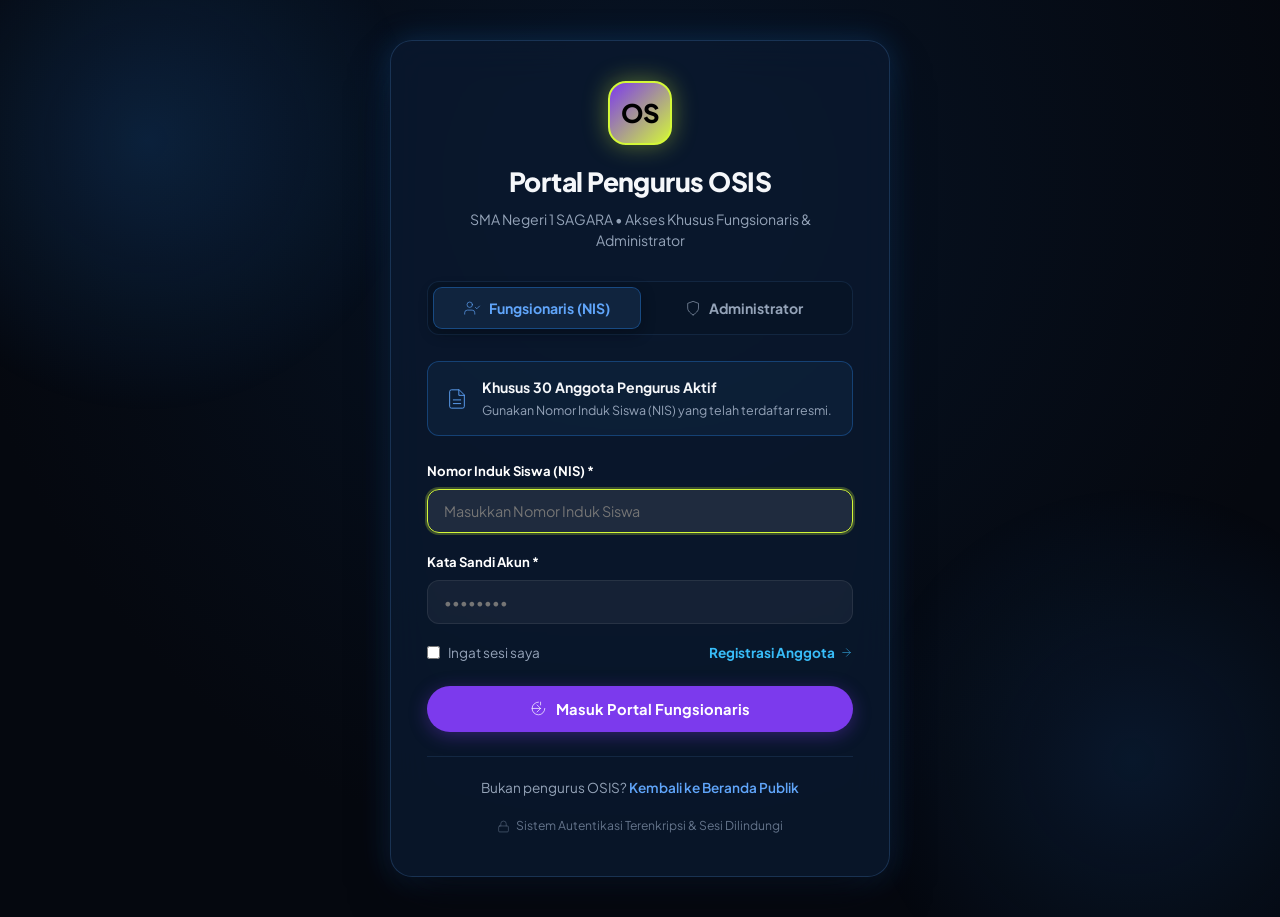
<file: admin/index.html>
<!DOCTYPE html>
<html lang="id">
<head>
  <meta charset="UTF-8">
  <meta name="viewport" content="width=device-width, initial-scale=1.0">
  <title>Portal Pengurus OSIS - OSSAGA</title>
  <link rel="preconnect" href="https://fonts.googleapis.com">
  <link rel="preconnect" href="https://fonts.gstatic.com" crossorigin>
  <link href="https://fonts.googleapis.com/css2?family=Plus+Jakarta+Sans:wght@400;500;600;700;800&family=Space+Grotesk:wght@500;600;700&display=swap" rel="stylesheet">
  <link rel="stylesheet" href="../style.css">
  <link rel="stylesheet" href="admin.css">
</head>
<body class="admin-body">

  <!-- ================= SIDEBAR ================= -->
  <aside class="admin-sidebar">
    <div class="sidebar-header">
      <div class="sidebar-brand-logo">OS</div>
      <div class="sidebar-brand-text">
        <h2>OSSAGA PANEL</h2>
        <p>OSIS SMA Negeri 1 SAGARA</p>
      </div>
    </div>

    <ul class="sidebar-menu">
      <li class="menu-category">Menu Utama</li>
      <li class="sidebar-item active">
        <a href="#overview" data-tab="overview">
          <svg class="icon-svg" viewBox="0 0 24 24"><rect x="3" y="3" width="7" height="9" rx="1"/><rect x="14" y="3" width="7" height="5" rx="1"/><rect x="14" y="12" width="7" height="9" rx="1"/><rect x="3" y="16" width="7" height="5" rx="1"/></svg>
          Ringkasan Dashboard
        </a>
      </li>

      <li class="menu-category">Khusus Internal Pengurus</li>
      <li class="sidebar-item">
        <a href="#kta" data-tab="kta">
          <svg class="icon-svg" viewBox="0 0 24 24"><rect x="2" y="4" width="20" height="16" rx="2"/><line x1="2" y1="10" x2="22" y2="10"/><circle cx="7" cy="15" r="1.5"/></svg>
          KTA Digital OSIS
        </a>
      </li>
      <li class="sidebar-item">
        <a href="#notulensi" data-tab="notulensi">
          <svg class="icon-svg" viewBox="0 0 24 24"><path d="M14 2H6a2 2 0 0 0-2 2v16a2 2 0 0 0 2 2h12a2 2 0 0 0 2-2V8z"/><polyline points="14 2 14 8 20 8"/><line x1="16" y1="13" x2="8" y2="13"/><line x1="16" y1="17" x2="8" y2="17"/><polyline points="10 9 9 9 8 9"/></svg>
          Notulensi Rapat Internal
        </a>
      </li>
      <li class="sidebar-item">
        <a href="#presensi" data-tab="presensi">
          <svg class="icon-svg" viewBox="0 0 24 24"><circle cx="12" cy="12" r="10"/><polyline points="12 6 12 12 16 14"/></svg>
          Presensi Rapat & Event
        </a>
      </li>

      <li class="menu-category admin-only">Manajemen Organisasi</li>
      <li class="sidebar-item admin-only">
        <a href="#anggota" data-tab="anggota">
          <svg class="icon-svg" viewBox="0 0 24 24"><path d="M17 21v-2a4 4 0 0 0-4-4H5a4 4 0 0 0-4 4v2"/><circle cx="9" cy="7" r="4"/><path d="M23 21v-2a4 4 0 0 0-3-3.87"/><path d="M16 3.13a4 4 0 0 1 0 7.75"/></svg>
          Data 30 Fungsionaris (NIS)
        </a>
      </li>
      <li class="sidebar-item admin-only">
        <a href="#proker" data-tab="proker">
          <svg class="icon-svg" viewBox="0 0 24 24"><circle cx="12" cy="12" r="10"/><circle cx="12" cy="12" r="6"/><circle cx="12" cy="12" r="2"/></svg>
          Program Kerja (Proker)
        </a>
      </li>
      <li class="sidebar-item admin-only">
        <a href="#berita" data-tab="berita">
          <svg class="icon-svg" viewBox="0 0 24 24"><path d="M19 20H5a2 2 0 0 1-2-2V6a2 2 0 0 1 2-2h10a2 2 0 0 1 2 2v1m4 13a2 2 0 0 1-2-2V7m2 13a2 2 0 0 0 2-2V9a2 2 0 0 0-2-2h-2m-4-3H9"/><line x1="7" y1="9" x2="11" y2="9"/><line x1="7" y1="13" x2="15" y2="13"/><line x1="7" y1="17" x2="15" y2="17"/></svg>
          Publikasi Warta
        </a>
      </li>
      <li class="sidebar-item admin-only">
        <a href="#agenda" data-tab="agenda">
          <svg class="icon-svg" viewBox="0 0 24 24"><rect x="3" y="4" width="18" height="18" rx="2" ry="2"/><line x1="16" y1="2" x2="16" y2="6"/><line x1="8" y1="2" x2="8" y2="6"/><line x1="3" y1="10" x2="21" y2="10"/></svg>
          Kelola Agenda
        </a>
      </li>
      <li class="sidebar-item admin-only">
        <a href="#galeri-admin" data-tab="galeri-admin">
          <svg class="icon-svg" viewBox="0 0 24 24"><rect x="3" y="3" width="18" height="18" rx="2" ry="2"/><circle cx="8.5" cy="8.5" r="1.5"/><polyline points="21 15 16 10 5 21"/></svg>
          Manajemen Galeri
        </a>
      </li>
      <li class="sidebar-item admin-only">
        <a href="#aspirasi" data-tab="aspirasi">
          <svg class="icon-svg" viewBox="0 0 24 24"><path d="M21 15a2 2 0 0 1-2 2H7l-4 4V5a2 2 0 0 1 2-2h14a2 2 0 0 1 2 2z"/></svg>
          Kotak Aspirasi & Pesan
        </a>
      </li>

      <li class="menu-category superadmin-only">Super Administrator</li>
      <li class="sidebar-item superadmin-only">
        <a href="#pengaturan" data-tab="pengaturan">
          <svg class="icon-svg" viewBox="0 0 24 24"><circle cx="12" cy="12" r="3"/><path d="M19.4 15a1.65 1.65 0 0 0 .33 1.82l.06.06a2 2 0 0 1 0 2.83 2 2 0 0 1-2.83 0l-.06-.06a1.65 1.65 0 0 0-1.82-.33 1.65 1.65 0 0 0-1 1.51V21a2 2 0 0 1-2 2 2 2 0 0 1-2-2v-.09A1.65 1.65 0 0 0 9 19.4a1.65 1.65 0 0 0-1.82.33l-.06.06a2 2 0 0 1-2.83 0 2 2 0 0 1 0-2.83l.06-.06a1.65 1.65 0 0 0 .33-1.82 1.65 1.65 0 0 0-1.51-1H3a2 2 0 0 1-2-2 2 2 0 0 1 2-2h.09A1.65 1.65 0 0 0 4.6 9a1.65 1.65 0 0 0-.33-1.82l-.06-.06a2 2 0 0 1 0-2.83 2 2 0 0 1 2.83 0l.06.06a1.65 1.65 0 0 0 1.82.33H9a1.65 1.65 0 0 0 1-1.51V3a2 2 0 0 1 2-2 2 2 0 0 1 2 2v.09a1.65 1.65 0 0 0 1 1.51 1.65 1.65 0 0 0 1.82-.33l.06-.06a2 2 0 0 1 2.83 0 2 2 0 0 1 0 2.83l-.06.06a1.65 1.65 0 0 0-.33 1.82V9a1.65 1.65 0 0 0 1.51 1H21a2 2 0 0 1 2 2 2 2 0 0 1-2 2h-.09a1.65 1.65 0 0 0-1.51 1z"/></svg>
          Database & Pengaturan
        </a>
      </li>
    </ul>

    <div class="sidebar-footer">
      <div style="display: flex; flex-direction: column; gap: 10px;">
        <a href="../index.html" class="btn btn-secondary btn-sm" style="width: 100%; justify-content: flex-start;">
          <svg class="icon-svg" viewBox="0 0 24 24"><circle cx="12" cy="12" r="10"/><line x1="2" y1="12" x2="22" y2="12"/><path d="M12 2a15.3 15.3 0 0 1 4 10 15.3 15.3 0 0 1-4 10 15.3 15.3 0 0 1-4-10 15.3 15.3 0 0 1 4-10z"/></svg>
          Lihat Web Publik
        </a>
        <button onclick="handleLogout()" class="btn btn-sm" style="width: 100%; justify-content: flex-start; background: rgba(239, 68, 68, 0.15); color: #fca5a5; border: 1px solid rgba(239, 68, 68, 0.3);">
          <svg class="icon-svg" viewBox="0 0 24 24"><path d="M9 21H5a2 2 0 0 1-2-2V5a2 2 0 0 1 2-2h4"/><polyline points="16 17 21 12 16 7"/><line x1="21" y1="12" x2="9" y2="12"/></svg>
          Keluar (Logout)
        </button>
      </div>
    </div>
  </aside>

  <!-- ================= MAIN CONTENT ================= -->
  <main class="admin-main">
    <!-- Topbar -->
    <header class="admin-topbar">
      <div class="topbar-left" style="display: flex; align-items: center; gap: 14px;">
        <button id="admin-sidebar-toggle" class="btn btn-secondary btn-sm" style="display: none;">
          <svg class="icon-svg" viewBox="0 0 24 24"><line x1="3" y1="12" x2="21" y2="12"/><line x1="3" y1="6" x2="21" y2="6"/><line x1="3" y1="18" x2="21" y2="18"/></svg>
          Menu
        </button>
        <span id="topbar-role-badge" class="badge badge-primary">Role Akses</span>
      </div>

      <div class="topbar-right">
        <div class="user-profile-badge">
          <img id="topbar-user-avatar" src="https://images.unsplash.com/photo-1534528741775-53994a69daeb?auto=format&fit=crop&w=128&q=80" alt="Avatar" class="user-avatar-sm">
          <div>
            <div id="topbar-user-name" style="font-weight: 800; font-size: 0.88rem; color: var(--white); line-height: 1.1;">Nama Pengguna</div>
            <div id="topbar-user-nis" style="font-size: 0.72rem; color: var(--light-blue);">NIS: -</div>
          </div>
        </div>
      </div>
    </header>

    <!-- Content Wrapper -->
    <div class="admin-content">

      <!-- ================= 1. TAB OVERVIEW ================= -->
      <section id="tab-overview" class="tab-section active">
        <div class="card" style="padding: 28px; margin-bottom: 28px; display: flex; justify-content: space-between; align-items: center; flex-wrap: wrap; gap: 16px;">
          <div>
            <span class="badge badge-primary"><span class="badge-dot"></span> Sistem Pengurus Terpadu</span>
            <h2 style="font-size: 1.6rem; font-weight: 800; color: var(--white); margin: 6px 0 4px 0;">Dashboard Pengurus OSSAGA</h2>
            <p id="dashboard-welcome-text" style="color: var(--text-muted); font-size: 0.94rem;">Memuat sesi pengurus aktif...</p>
          </div>
          <a href="../index.php" class="btn btn-secondary btn-sm">
            <svg class="icon-svg" viewBox="0 0 24 24"><circle cx="12" cy="12" r="10"/><line x1="2" y1="12" x2="22" y2="12"/><path d="M12 2a15.3 15.3 0 0 1 4 10 15.3 15.3 0 0 1-4 10 15.3 15.3 0 0 1-4-10 15.3 15.3 0 0 1 4-10z"/></svg>
            Kunjungi Halaman Publik
          </a>
        </div>

        <!-- Box Presensi Mandiri (Untuk Anggota Login NIS) -->
        <div id="quick-presensi-box" style="display: none; background: linear-gradient(135deg, var(--royal-blue), var(--electric-blue)); color: white; border-radius: var(--radius-lg); padding: 26px; margin-bottom: 28px; box-shadow: var(--glow-electric);">
          <div style="display: flex; justify-content: space-between; align-items: center; flex-wrap: wrap; gap: 16px;">
            <div>
              <div style="font-size: 0.8rem; text-transform: uppercase; letter-spacing: 0.1em; color: var(--light-blue); font-weight: 800;">Presensi Kehadiran Fungsionaris</div>
              <h3 style="font-size: 1.35rem; font-weight: 800; margin-top: 4px;">Rapat Pleno & Kegiatan Pengurus Hari Ini</h3>
              <p style="font-size: 0.9rem; color: #e2e8f0;">Catat kehadiran mandiri terverifikasi menggunakan akun NIS Anda secara resmi.</p>
            </div>
            <div style="display: flex; gap: 10px;">
              <button onclick="submitAbsenMandiri('Hadir')" class="btn btn-secondary btn-sm">
                <svg class="icon-svg" viewBox="0 0 24 24"><path d="M22 11.08V12a10 10 0 1 1-5.93-9.14"/><polyline points="22 4 12 14.01 9 11.01"/></svg>
                Absen Hadir
              </button>
              <button onclick="submitAbsenMandiri('Izin')" class="btn btn-outline btn-sm">
                <svg class="icon-svg" viewBox="0 0 24 24"><path d="M14 2H6a2 2 0 0 0-2 2v16a2 2 0 0 0 2 2h12a2 2 0 0 0 2-2V8z"/><polyline points="14 2 14 8 20 8"/><line x1="16" y1="13" x2="8" y2="13"/><line x1="16" y1="17" x2="8" y2="17"/></svg>
                Kirim Izin
              </button>
            </div>
          </div>
        </div>

        <!-- Statistik Metrik -->
        <div class="stat-grid">
          <div class="stat-card">
            <div>
              <div class="stat-value" id="stat-anggota-count">0 / 30</div>
              <div class="stat-label">Fungsionaris Terdaftar (NIS)</div>
            </div>
            <div class="stat-icon">
              <svg class="icon-svg" viewBox="0 0 24 24" style="width: 26px; height: 26px;"><path d="M17 21v-2a4 4 0 0 0-4-4H5a4 4 0 0 0-4 4v2"/><circle cx="9" cy="7" r="4"/><path d="M23 21v-2a4 4 0 0 0-3-3.87"/><path d="M16 3.13a4 4 0 0 1 0 7.75"/></svg>
            </div>
          </div>

          <div class="stat-card">
            <div>
              <div class="stat-value" id="stat-proker-count">0</div>
              <div class="stat-label">Program Kerja Terjadwal</div>
            </div>
            <div class="stat-icon">
              <svg class="icon-svg" viewBox="0 0 24 24" style="width: 26px; height: 26px;"><circle cx="12" cy="12" r="10"/><circle cx="12" cy="12" r="6"/><circle cx="12" cy="12" r="2"/></svg>
            </div>
          </div>

          <div class="stat-card">
            <div>
              <div class="stat-value" id="stat-berita-count">0</div>
              <div class="stat-label">Warta Diterbitkan</div>
            </div>
            <div class="stat-icon">
              <svg class="icon-svg" viewBox="0 0 24 24" style="width: 26px; height: 26px;"><path d="M19 20H5a2 2 0 0 1-2-2V6a2 2 0 0 1 2-2h10a2 2 0 0 1 2 2v1m4 13a2 2 0 0 1-2-2V7m2 13a2 2 0 0 0 2-2V9a2 2 0 0 0-2-2h-2m-4-3H9"/><line x1="7" y1="9" x2="11" y2="9"/><line x1="7" y1="13" x2="15" y2="13"/><line x1="7" y1="17" x2="15" y2="17"/></svg>
            </div>
          </div>

          <div class="stat-card">
            <div>
              <div class="stat-value" id="stat-aspirasi-count">0</div>
              <div class="stat-label">Aspirasi Siswa Menunggu</div>
            </div>
            <div class="stat-icon">
              <svg class="icon-svg" viewBox="0 0 24 24" style="width: 26px; height: 26px;"><path d="M21 15a2 2 0 0 1-2 2H7l-4 4V5a2 2 0 0 1 2-2h14a2 2 0 0 1 2 2z"/></svg>
            </div>
          </div>
        </div>

        <!-- Daftar Proker Berjalan -->
        <div class="card" style="padding: 26px;">
          <h3 style="font-size: 1.2rem; font-weight: 800; margin-bottom: 18px; color: var(--white);">Program Kerja Prioritas Bulan Ini</h3>
          <div id="overview-proker-list">
            <!-- Rendered by admin.js -->
          </div>
        </div>
      </section>

      <!-- ================= 2. TAB DATA 30 ANGGOTA OSIS ================= -->
      <section id="tab-anggota" class="tab-section">
        <div style="display: flex; justify-content: space-between; align-items: center; margin-bottom: 24px; flex-wrap: wrap; gap: 14px;">
          <div>
            <h2 style="font-size: 1.5rem; font-weight: 800; color: var(--white);">Data 30 Fungsionaris OSIS (Berbasis NIS)</h2>
            <p id="anggota-quota-summary" style="color: var(--text-muted); font-size: 0.9rem;">Kuota sistem: maksimal 30 anggota aktif login NIS.</p>
          </div>
          <div class="admin-only">
            <button onclick="openUserModal(false)" class="btn btn-primary btn-sm">
              <svg class="icon-svg" viewBox="0 0 24 24"><line x1="12" y1="5" x2="12" y2="19"/><line x1="5" y1="12" x2="19" y2="12"/></svg>
              Tambah Anggota Manual
            </button>
          </div>
        </div>

        <div class="table-responsive">
          <table class="admin-table">
            <thead>
              <tr>
                <th>No</th>
                <th>Nama Anggota</th>
                <th>Nomor Induk Siswa (NIS)</th>
                <th>Kelas</th>
                <th>Jabatan / Sekbid</th>
                <th>Kontak WA</th>
                <th>Status</th>
                <th>Aksi</th>
              </tr>
            </thead>
            <tbody id="anggota-table-body">
              <!-- Rendered by admin.js -->
            </tbody>
          </table>
        </div>
      </section>

      <!-- ================= 3. TAB NOTULENSI RAPAT INTERNAL ================= -->
      <section id="tab-notulensi" class="tab-section">
        <div style="display: flex; justify-content: space-between; align-items: center; margin-bottom: 24px; flex-wrap: wrap; gap: 14px;">
          <div>
            <h2 style="font-size: 1.5rem; font-weight: 800; color: var(--white);">Notulensi Rapat Internal OSIS</h2>
            <p style="color: var(--text-muted); font-size: 0.9rem;">Dokumen internal bersifat rahasia dan hanya dapat diakses oleh fungsionaris pengurus.</p>
          </div>
          <div class="admin-only">
            <button onclick="openNotulensiModal(false)" class="btn btn-primary btn-sm">
              <svg class="icon-svg" viewBox="0 0 24 24"><path d="M11 4H4a2 2 0 0 0-2 2v14a2 2 0 0 0 2 2h14a2 2 0 0 0 2-2v-7"/><path d="M18.5 2.5a2.121 2.121 0 0 1 3 3L12 15l-4 1 1-4 9.5-9.5z"/></svg>
              Catat Notulensi Baru
            </button>
          </div>
        </div>

        <div id="notulensi-container">
          <!-- Rendered by admin.js -->
        </div>
      </section>

      <!-- ================= 4. TAB PRESENSI KEGIATAN ================= -->
      <section id="tab-presensi" class="tab-section">
        <div style="display: flex; justify-content: space-between; align-items: center; margin-bottom: 24px; flex-wrap: wrap; gap: 14px;">
          <div>
            <h2 style="font-size: 1.5rem; font-weight: 800; color: var(--white);">Rekapitulasi Presensi Kehadiran</h2>
            <p style="color: var(--text-muted); font-size: 0.9rem;">Riwayat kehadiran rapat dan agenda kegiatan seluruh pengurus.</p>
          </div>
          <button onclick="submitAbsenMandiri('Hadir')" class="btn btn-primary btn-sm">
            <svg class="icon-svg" viewBox="0 0 24 24"><circle cx="12" cy="12" r="10"/><polyline points="12 6 12 12 16 14"/></svg>
            Catat Presensi Hadir
          </button>
        </div>

        <div class="table-responsive">
          <table class="admin-table">
            <thead>
              <tr>
                <th>No</th>
                <th>Nama & NIS Siswa</th>
                <th>Agenda Acara</th>
                <th>Tanggal</th>
                <th>Waktu Masuk</th>
                <th>Status</th>
                <th>Keterangan</th>
              </tr>
            </thead>
            <tbody id="presensi-table-body">
              <!-- Rendered by admin.js -->
            </tbody>
          </table>
        </div>
      </section>

      <!-- ================= 5. TAB BERITA ================= -->
      <section id="tab-berita" class="tab-section">
        <div style="display: flex; justify-content: space-between; align-items: center; margin-bottom: 24px; flex-wrap: wrap; gap: 14px;">
          <div>
            <h2 style="font-size: 1.5rem; font-weight: 800; color: var(--white);">Manajemen Publikasi Berita & Pengumuman</h2>
            <p style="color: var(--text-muted); font-size: 0.9rem;">Artikel yang diterbitkan langsung tampil di portal terbuka bagi seluruh siswa.</p>
          </div>
          <button onclick="openBeritaModal(false)" class="btn btn-primary btn-sm">
            <svg class="icon-svg" viewBox="0 0 24 24"><line x1="12" y1="5" x2="12" y2="19"/><line x1="5" y1="12" x2="19" y2="12"/></svg>
            Tulis Berita Baru
          </button>
        </div>

        <div class="table-responsive">
          <table class="admin-table">
            <thead>
              <tr>
                <th>No</th>
                <th>Judul Berita</th>
                <th>Kategori</th>
                <th>Tanggal Terbit</th>
                <th>Penulis</th>
                <th>Aksi</th>
              </tr>
            </thead>
            <tbody id="berita-table-body">
              <!-- Rendered by admin.js -->
            </tbody>
          </table>
        </div>
      </section>

      <!-- ================= 6. TAB AGENDA ================= -->
      <section id="tab-agenda" class="tab-section">
        <div style="display: flex; justify-content: space-between; align-items: center; margin-bottom: 24px; flex-wrap: wrap; gap: 14px;">
          <div>
            <h2 style="font-size: 1.5rem; font-weight: 800; color: var(--white);">Manajemen Kalender Agenda & Acara</h2>
            <p style="color: var(--text-muted); font-size: 0.9rem;">Kelola jadwal kegiatan sekolah mendatang.</p>
          </div>
          <button onclick="openAgendaModal(false)" class="btn btn-primary btn-sm">
            <svg class="icon-svg" viewBox="0 0 24 24"><line x1="12" y1="5" x2="12" y2="19"/><line x1="5" y1="12" x2="19" y2="12"/></svg>
            Tambah Agenda Baru
          </button>
        </div>

        <div class="table-responsive">
          <table class="admin-table">
            <thead>
              <tr>
                <th>No</th>
                <th>Nama Agenda</th>
                <th>Tanggal</th>
                <th>Waktu</th>
                <th>Lokasi</th>
                <th>Kategori</th>
                <th>Aksi</th>
              </tr>
            </thead>
            <tbody id="agenda-table-body">
              <!-- Rendered by admin.js -->
            </tbody>
          </table>
        </div>
      </section>

      <!-- ================= 7. TAB PROKER ================= -->
      <section id="tab-proker" class="tab-section">
        <div style="display: flex; justify-content: space-between; align-items: center; margin-bottom: 24px; flex-wrap: wrap; gap: 14px;">
          <div>
            <h2 style="font-size: 1.5rem; font-weight: 800; color: var(--white);">Manajemen Program Kerja (Proker)</h2>
            <p style="color: var(--text-muted); font-size: 0.9rem;">Kelola program kerja per seksi bidang dan persentase capaian.</p>
          </div>
          <button onclick="openProkerModal(false)" class="btn btn-primary btn-sm">
            <svg class="icon-svg" viewBox="0 0 24 24"><line x1="12" y1="5" x2="12" y2="19"/><line x1="5" y1="12" x2="19" y2="12"/></svg>
            Tambah Proker Baru
          </button>
        </div>

        <div class="table-responsive">
          <table class="admin-table">
            <thead>
              <tr>
                <th>No</th>
                <th>Program Kerja</th>
                <th>Sekbid</th>
                <th>Anggaran</th>
                <th>Progress (%)</th>
                <th>Status</th>
                <th>Aksi</th>
              </tr>
            </thead>
            <tbody id="proker-table-body">
              <!-- Rendered by admin.js -->
            </tbody>
          </table>
        </div>
      </section>

      <!-- ================= 8. TAB GALERI ================= -->
      <section id="tab-galeri-admin" class="tab-section">
        <div style="display: flex; justify-content: space-between; align-items: center; margin-bottom: 24px; flex-wrap: wrap; gap: 14px;">
          <div>
            <h2 style="font-size: 1.5rem; font-weight: 800; color: var(--white);">Manajemen Galeri Dokumentasi</h2>
            <p style="color: var(--text-muted); font-size: 0.9rem;">Unggah atau kelola foto kegiatan yang tampil di Lensa OSSAGA.</p>
          </div>
          <button onclick="openGaleriModal(false)" class="btn btn-primary btn-sm">
            <svg class="icon-svg" viewBox="0 0 24 24"><line x1="12" y1="5" x2="12" y2="19"/><line x1="5" y1="12" x2="19" y2="12"/></svg>
            Tambah Foto Galeri
          </button>
        </div>

        <div class="table-responsive">
          <table class="admin-table">
            <thead>
              <tr>
                <th>No</th>
                <th>Pratinjau</th>
                <th>Judul Dokumentasi</th>
                <th>Kategori</th>
                <th>Deskripsi</th>
                <th>Aksi</th>
              </tr>
            </thead>
            <tbody id="galeri-table-body">
              <!-- Rendered by admin.js -->
            </tbody>
          </table>
        </div>
      </section>

      <!-- ================= 9. TAB ASPIRASI ================= -->
      <section id="tab-aspirasi" class="tab-section">
        <div style="margin-bottom: 24px;">
          <h2 style="font-size: 1.5rem; font-weight: 800; color: var(--white);">Kotak Aspirasi & Suara Siswa</h2>
          <p style="color: var(--text-muted); font-size: 0.9rem;">Review aspirasi masuk dari siswa dan berikan tanggapan resmi dari pengurus OSIS.</p>
        </div>

        <div class="table-responsive">
          <table class="admin-table">
            <thead>
              <tr>
                <th>No</th>
                <th>Pengirim & Kelas</th>
                <th>Kategori</th>
                <th>Pesan Aspirasi</th>
                <th>Status</th>
                <th>Tindakan</th>
              </tr>
            </thead>
            <tbody id="aspirasi-table-body">
              <!-- Rendered by admin.js -->
            </tbody>
          </table>
        </div>
      </section>

      <!-- ================= 10. TAB KTA DIGITAL ================= -->
      <section id="tab-kta" class="tab-section">
        <div style="text-align: center; margin-bottom: 30px;">
          <h2 style="font-size: 1.6rem; font-weight: 800; color: var(--white);">Kartu Tanda Anggota (KTA) Digital</h2>
          <p style="color: var(--text-muted); font-size: 0.92rem;">Identitas fungsionaris resmi pengurus OSIS SMA Negeri 1 SAGARA.</p>
        </div>

        <div id="kta-container">
          <!-- Rendered by admin.js -->
        </div>
      </section>

      <!-- ================= 11. TAB PENGATURAN (SUPERADMIN ONLY) ================= -->
      <section id="tab-pengaturan" class="tab-section superadmin-only">
        <div style="margin-bottom: 24px;">
          <h2 style="font-size: 1.5rem; font-weight: 800; color: var(--white);">Pengaturan Sistem & Database</h2>
          <p style="color: var(--text-muted); font-size: 0.9rem;">Hanya dapat diakses oleh 1 Super Administrator untuk kontrol integritas sistem.</p>
        </div>

        <div class="grid-2">
          <!-- Konfigurasi Organisasi -->
          <div class="card" style="padding: 28px;">
            <h3 style="font-size: 1.2rem; font-weight: 800; margin-bottom: 18px; color: var(--white);">Konfigurasi Organisasi</h3>
            <form onsubmit="handleSavePengaturan(event)">
              <div class="form-group">
                <label class="form-label">Nama Sekolah</label>
                <input type="text" id="cfg-sekolah" class="form-control" required>
              </div>
              <div class="form-group">
                <label class="form-label">Nama Organisasi</label>
                <input type="text" id="cfg-organisasi" class="form-control" required>
              </div>
              <div style="display: grid; grid-template-columns: 1fr 1fr; gap: 14px;">
                <div class="form-group">
                  <label class="form-label">Periode</label>
                  <input type="text" id="cfg-periode" class="form-control" required>
                </div>
                <div class="form-group">
                  <label class="form-label">Kuota Maksimal Anggota</label>
                  <input type="number" id="cfg-kuota" class="form-control" value="30" required>
                </div>
              </div>
              <div class="form-group">
                <label class="form-label">Slogan Organisasi</label>
                <input type="text" id="cfg-slogan" class="form-control" required>
              </div>
              <div style="display: grid; grid-template-columns: 1fr 1fr; gap: 14px;">
                <div class="form-group">
                  <label class="form-label">Email Resmi</label>
                  <input type="email" id="cfg-email" class="form-control" required>
                </div>
                <div class="form-group">
                  <label class="form-label">No. Telepon / WA</label>
                  <input type="text" id="cfg-telepon" class="form-control" required>
                </div>
              </div>
              <div class="form-group">
                <label class="form-label">Visi Organisasi</label>
                <textarea id="cfg-visi" class="form-control" rows="3" required></textarea>
              </div>
              <button type="submit" class="btn btn-primary" style="width: 100%;">Simpan Konfigurasi</button>
            </form>
          </div>

          <!-- Pemeliharaan Database -->
          <div class="card" style="padding: 28px;">
            <h3 style="font-size: 1.2rem; font-weight: 800; margin-bottom: 18px; color: var(--white);">Operasi Database</h3>
            
            <div style="margin-bottom: 24px;">
              <h4 style="font-size: 0.96rem; font-weight: 800; color: var(--white); margin-bottom: 6px;">1. Ekspor Cadangan (Backup JSON)</h4>
              <p style="font-size: 0.86rem; color: var(--text-muted); margin-bottom: 12px;">Unduh seluruh data (fungsionaris, proker, berita, notulensi, aspirasi) dalam format file JSON.</p>
              <button onclick="handleExportDatabase()" class="btn btn-secondary btn-sm">
                <svg class="icon-svg" viewBox="0 0 24 24"><path d="M21 15v4a2 2 0 0 1-2 2H5a2 2 0 0 1-2-2v-4"/><polyline points="7 10 12 15 17 10"/><line x1="12" y1="15" x2="12" y2="3"/></svg>
                Ekspor Database JSON
              </button>
            </div>

            <div style="margin-bottom: 24px; border-top: 1px solid var(--border-subtle); padding-top: 20px;">
              <h4 style="font-size: 0.96rem; font-weight: 800; color: var(--white); margin-bottom: 6px;">2. Pulihkan Cadangan (Restore)</h4>
              <p style="font-size: 0.86rem; color: var(--text-muted); margin-bottom: 12px;">Pilih file JSON cadangan untuk memulihkan seluruh basis data.</p>
              <input type="file" id="import-json-file" accept=".json" onchange="handleImportDatabase(event)" style="font-size: 0.85rem; color: var(--text-muted);">
            </div>

            <div style="border-top: 1px solid rgba(239, 68, 68, 0.3); padding-top: 20px; background: rgba(239, 68, 68, 0.08); padding: 18px; border-radius: 12px;">
              <h4 style="font-size: 0.96rem; font-weight: 800; color: #fca5a5; margin-bottom: 6px;">3. Reset ke Data Bawaan Pabrik</h4>
              <p style="font-size: 0.84rem; color: #fca5a5; margin-bottom: 12px; line-height: 1.5;">Kembalikan seluruh basis data ke kondisi awal sistem (1 Superadmin, Pengurus Bawaan, dan kuota 30 fungsionaris).</p>
              <button onclick="handleResetDatabase()" class="btn btn-sm" style="background: #ef4444; color: white; border: none;">
                <svg class="icon-svg" viewBox="0 0 24 24"><path d="M10.29 3.86L1.82 18a2 2 0 0 0 1.71 3h16.94a2 2 0 0 0 1.71-3L13.71 3.86a2 2 0 0 0-3.42 0z"/><line x1="12" y1="9" x2="12" y2="13"/><line x1="12" y1="17" x2="12.01" y2="17"/></svg>
                Reset Database Sekarang
              </button>
            </div>
          </div>
        </div>
      </section>

    </div>
  </main>

  <!-- ================= MODAL ADMIN CRUD ================= -->
  <div class="modal-overlay" id="admin-modal">
    <div class="modal-content">
      <div class="modal-header">
        <h3 class="modal-title" id="admin-modal-title">Form Data</h3>
        <button class="modal-close" onclick="closeAdminModal()">&times;</button>
      </div>
      <div class="modal-body" id="admin-modal-body">
        <!-- Konten form dinamis oleh admin.js -->
      </div>
    </div>
  </div>

  <div id="toast-container"></div>

  <!-- Scripts -->
  <script src="../db.js"></script>
  <script src="../app.js"></script>
  <script src="admin.js"></script>
</body>
</html>
</file>
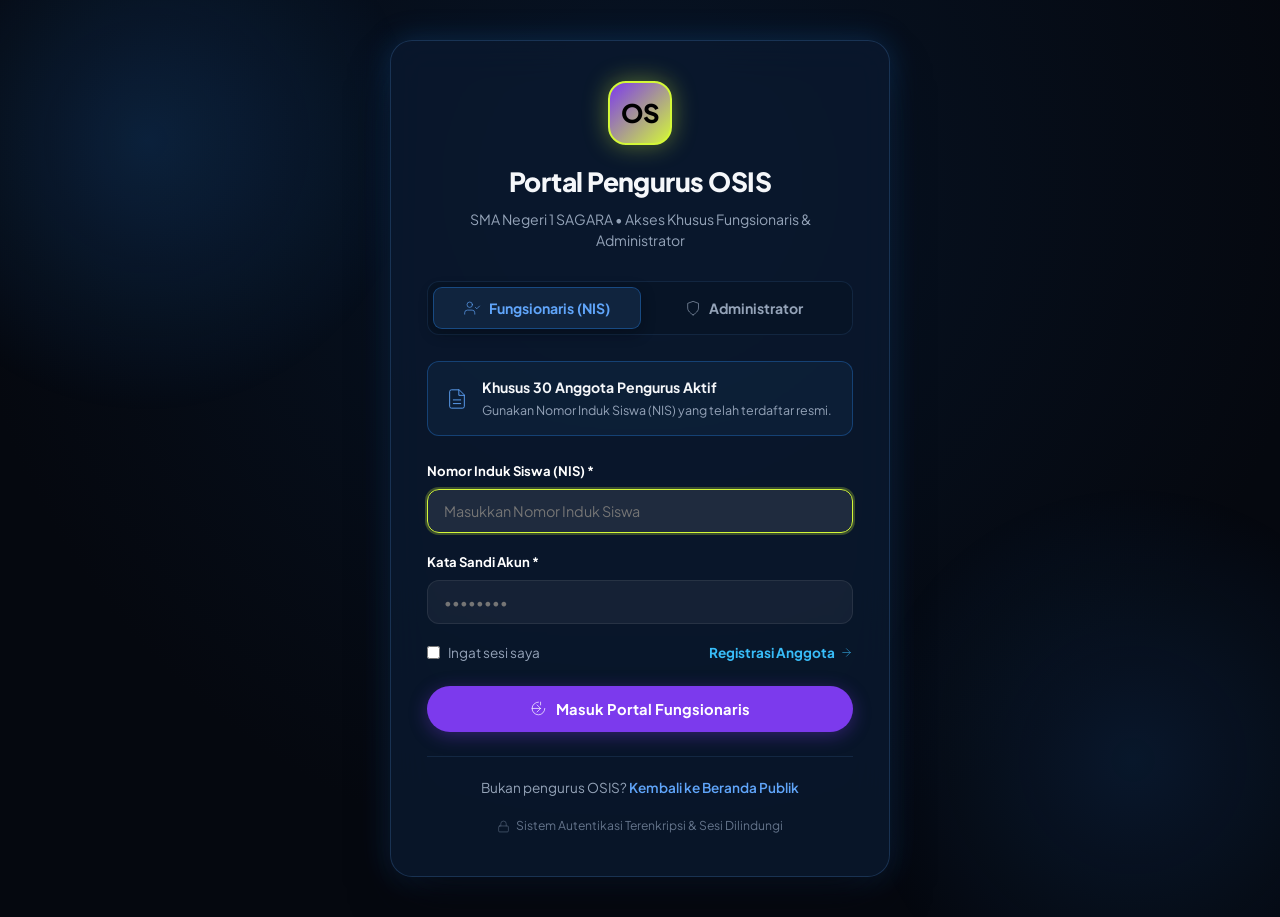
<file: auth/login.html>
<!DOCTYPE html>
<html lang="id">
<head>
  <meta charset="UTF-8">
  <meta name="viewport" content="width=device-width, initial-scale=1.0">
  <title>Login Pengurus & Anggota OSIS - OSSAGA</title>
  <link rel="preconnect" href="https://fonts.googleapis.com">
  <link rel="preconnect" href="https://fonts.gstatic.com" crossorigin>
  <link href="https://fonts.googleapis.com/css2?family=Plus+Jakarta+Sans:wght@400;500;600;700;800&family=Space+Grotesk:wght@500;600;700&display=swap" rel="stylesheet">
  <link rel="stylesheet" href="../style.css">
  <link rel="stylesheet" href="auth.css">
</head>
<body class="auth-body">

  <div class="auth-container">
    <div class="auth-header">
      <div class="auth-logo-badge">OS</div>
      <h1 class="auth-title">Portal Pengurus OSIS</h1>
      <p class="auth-subtitle">SMA Negeri 1 SAGARA • Akses Khusus Fungsionaris & Administrator</p>
    </div>

    <!-- Tabs Pilihan Login -->
    <div class="auth-tabs">
      <button type="button" class="auth-tab-btn active" id="tab-anggota-btn" onclick="switchTab('anggota')">
        <svg class="icon-svg" viewBox="0 0 24 24"><path d="M16 21v-2a4 4 0 0 0-4-4H5a4 4 0 0 0-4 4v2"/><circle cx="8.5" cy="7" r="4"/><polyline points="17 11 19 13 23 9"/></svg>
        Fungsionaris (NIS)
      </button>
      <button type="button" class="auth-tab-btn" id="tab-admin-btn" onclick="switchTab('admin')">
        <svg class="icon-svg" viewBox="0 0 24 24"><path d="M12 22s8-4 8-10V5l-8-3-8 3v7c0 6 8 10 8 10z"/></svg>
        Administrator
      </button>
    </div>

    <!-- 1. FORM LOGIN ANGGOTA OSIS (VIA NIS) -->
    <form id="form-login-anggota" onsubmit="handleLoginAnggota(event)">
      <div class="quota-banner">
        <div class="quota-banner-icon">
          <svg class="icon-svg" viewBox="0 0 24 24" style="width: 22px; height: 22px;"><path d="M14 2H6a2 2 0 0 0-2 2v16a2 2 0 0 0 2 2h12a2 2 0 0 0 2-2V8z"/><polyline points="14 2 14 8 20 8"/><line x1="16" y1="13" x2="8" y2="13"/><line x1="16" y1="17" x2="8" y2="17"/></svg>
        </div>
        <div>
          <div class="quota-banner-title">Khusus 30 Anggota Pengurus Aktif</div>
          <div class="quota-banner-desc">Gunakan Nomor Induk Siswa (NIS) yang telah terdaftar resmi.</div>
        </div>
      </div>

      <div class="form-group">
        <label class="form-label" for="nis-input">Nomor Induk Siswa (NIS) *</label>
        <input type="text" id="nis-input" class="form-control" placeholder="Masukkan Nomor Induk Siswa" required autofocus autocomplete="username">
      </div>

      <div class="form-group">
        <label class="form-label" for="nis-password">Kata Sandi Akun *</label>
        <input type="password" id="nis-password" class="form-control" placeholder="••••••••" required autocomplete="current-password">
      </div>

      <div style="display: flex; justify-content: space-between; align-items: center; margin-bottom: 22px; font-size: 0.85rem;">
        <label style="display: flex; align-items: center; gap: 8px; cursor: pointer; color: var(--text-muted);">
          <input type="checkbox" id="remember-me"> Ingat sesi saya
        </label>
        <a href="register.html" style="color: var(--light-blue); font-weight: 700; display: inline-flex; align-items: center; gap: 5px;">
          Registrasi Anggota
          <svg class="icon-svg" viewBox="0 0 24 24" style="width: 13px; height: 13px;"><line x1="5" y1="12" x2="19" y2="12"/><polyline points="12 5 19 12 12 19"/></svg>
        </a>
      </div>

      <button type="submit" class="btn btn-primary" style="width: 100%; padding: 13px;">
        <svg class="icon-svg" viewBox="0 0 24 24"><line x1="15" y1="3" x2="15" y2="7"/><path d="M10 17l5-5-5-5"/><path d="M15 12H3"/><path d="M21 12a9 9 0 1 1-9-9"/></svg>
        Masuk Portal Fungsionaris
      </button>
    </form>

    <!-- 2. FORM LOGIN SUPERADMIN & ADMIN -->
    <form id="form-login-admin" style="display: none;" onsubmit="handleLoginAdmin(event)">
      <div class="quota-banner">
        <div class="quota-banner-icon">
          <svg class="icon-svg" viewBox="0 0 24 24" style="width: 22px; height: 22px;"><path d="M12 22s8-4 8-10V5l-8-3-8 3v7c0 6 8 10 8 10z"/></svg>
        </div>
        <div>
          <div class="quota-banner-title">Panel Manajemen & Super Administrator</div>
          <div class="quota-banner-desc">Akses autentikasi khusus pimpinan dan pembina OSIS.</div>
        </div>
      </div>

      <div class="form-group">
        <label class="form-label" for="admin-identifier">Username / Email Administrator *</label>
        <input type="text" id="admin-identifier" class="form-control" placeholder="Masukkan username atau email" required autocomplete="username">
      </div>

      <div class="form-group">
        <label class="form-label" for="admin-password">Kata Sandi Administrator *</label>
        <input type="password" id="admin-password" class="form-control" placeholder="••••••••" required autocomplete="current-password">
      </div>

      <button type="submit" class="btn btn-primary" style="width: 100%; padding: 13px; margin-top: 10px;">
        <svg class="icon-svg" viewBox="0 0 24 24"><rect x="3" y="11" width="18" height="11" rx="2" ry="2"/><path d="M7 11V7a5 5 0 0 1 10 0v4"/></svg>
        Otentikasi Administrator
      </button>
    </form>

    <div class="auth-footer">
      <div>Bukan pengurus OSIS? <a href="../index.html">Kembali ke Beranda Publik</a></div>
      <div class="security-notice">
        <svg class="icon-svg" viewBox="0 0 24 24" style="width: 13px; height: 13px;"><rect x="3" y="11" width="18" height="11" rx="2" ry="2"/><path d="M7 11V7a5 5 0 0 1 10 0v4"/></svg>
        Sistem Autentikasi Terenkripsi & Sesi Dilindungi
      </div>
    </div>
  </div>

  <div id="toast-container"></div>

  <!-- Scripts -->
  <script src="../db.js"></script>
  <script>
    function switchTab(type) {
      const tabAnggota = document.getElementById('tab-anggota-btn');
      const tabAdmin = document.getElementById('tab-admin-btn');
      const formAnggota = document.getElementById('form-login-anggota');
      const formAdmin = document.getElementById('form-login-admin');

      if (type === 'anggota') {
        tabAnggota.classList.add('active');
        tabAdmin.classList.remove('active');
        formAnggota.style.display = 'block';
        formAdmin.style.display = 'none';
        document.getElementById('nis-input').focus();
      } else {
        tabAdmin.classList.add('active');
        tabAnggota.classList.remove('active');
        formAdmin.style.display = 'block';
        formAnggota.style.display = 'none';
        document.getElementById('admin-identifier').focus();
      }
    }

    // Handler Login Anggota (NIS)
    function handleLoginAnggota(e) {
      e.preventDefault();
      const nis = document.getElementById('nis-input').value.trim();
      const pwd = document.getElementById('nis-password').value;

      if (!nis || !pwd) {
        showToast('NIS dan kata sandi wajib diisi!', 'error');
        return;
      }

      // Verifikasi Autentikasi via Database Engine
      const res = OssagaDB.login(nis, pwd);
      if (res.success) {
        showToast(res.message, 'success');
        setTimeout(() => {
          window.location.href = '../admin/index.html';
        }, 600);
      } else {
        showToast(res.message, 'error');
      }
    }

    // Handler Login Admin
    function handleLoginAdmin(e) {
      e.preventDefault();
      const id = document.getElementById('admin-identifier').value.trim();
      const pwd = document.getElementById('admin-password').value;

      if (!id || !pwd) {
        showToast('Username dan kata sandi administrator wajib diisi!', 'error');
        return;
      }

      const res = OssagaDB.login(id, pwd);
      if (res.success) {
        showToast(res.message, 'success');
        setTimeout(() => {
          window.location.href = '../admin/index.html';
        }, 600);
      } else {
        showToast(res.message, 'error');
      }
    }

    function showToast(message, type = 'success') {
      let container = document.getElementById('toast-container');
      if (!container) {
        container = document.createElement('div');
        container.id = 'toast-container';
        document.body.appendChild(container);
      }

      const toast = document.createElement('div');
      toast.className = `toast toast-${type}`;
      let icon = (type === 'success') ? '✓' : '✕';
      toast.innerHTML = `
        <span style="font-weight: 800; font-size: 1.1rem; color: var(--electric-blue);">${icon}</span>
        <span style="flex-grow: 1;">${message}</span>
      `;
      container.appendChild(toast);
      setTimeout(() => {
        toast.style.opacity = '0';
        toast.style.transform = 'translateY(10px)';
        setTimeout(() => toast.remove(), 300);
      }, 3500);
    }
  </script>
</body>
</html>
</file>
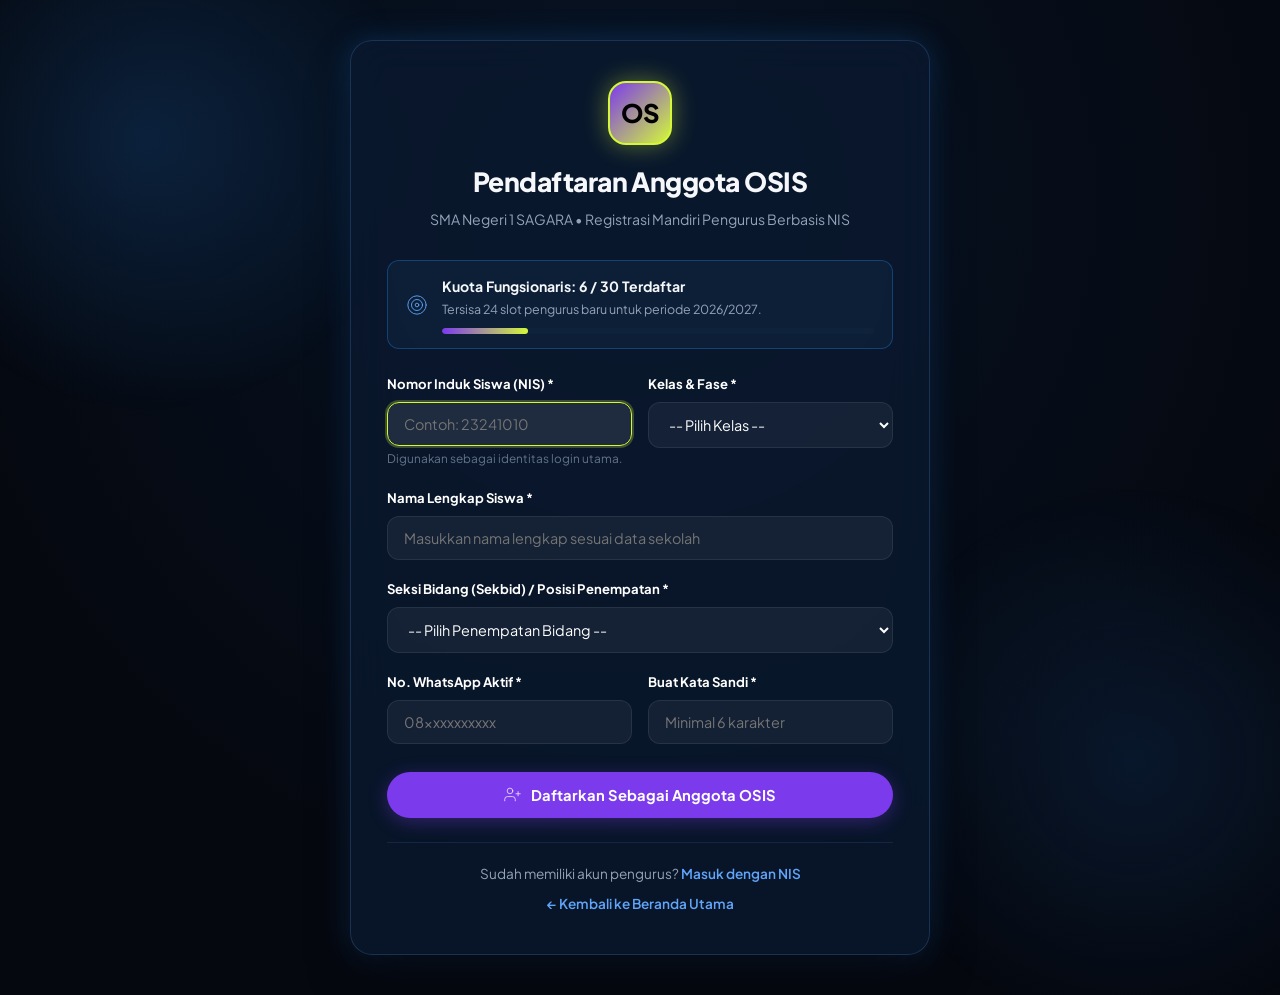
<file: auth/register.html>
<!DOCTYPE html>
<html lang="id">
<head>
  <meta charset="UTF-8">
  <meta name="viewport" content="width=device-width, initial-scale=1.0">
  <title>Pendaftaran Mandiri Anggota OSIS - OSSAGA</title>
  <link rel="preconnect" href="https://fonts.googleapis.com">
  <link rel="preconnect" href="https://fonts.gstatic.com" crossorigin>
  <link href="https://fonts.googleapis.com/css2?family=Plus+Jakarta+Sans:wght@400;500;600;700;800&family=Space+Grotesk:wght@500;600;700&display=swap" rel="stylesheet">
  <link rel="stylesheet" href="../style.css">
  <link rel="stylesheet" href="auth.css">
</head>
<body class="auth-body">

  <div class="auth-container" style="max-width: 580px;">
    <div class="auth-header">
      <div class="auth-logo-badge">OS</div>
      <h1 class="auth-title">Pendaftaran Anggota OSIS</h1>
      <p class="auth-subtitle">SMA Negeri 1 SAGARA • Registrasi Mandiri Pengurus Berbasis NIS</p>
    </div>

    <!-- Banner Kuota 30 Orang -->
    <div class="quota-banner" id="register-quota-banner">
      <div class="quota-banner-icon">
        <svg class="icon-svg" viewBox="0 0 24 24" style="width: 22px; height: 22px;"><circle cx="12" cy="12" r="10"/><circle cx="12" cy="12" r="6"/><circle cx="12" cy="12" r="2"/></svg>
      </div>
      <div style="flex-grow: 1;">
        <div class="quota-banner-title" id="reg-quota-title">Kuota Maksimal 30 Anggota Pengurus</div>
        <div class="quota-banner-desc" id="reg-quota-desc">Memeriksa ketersediaan kuota pendaftaran...</div>
        <div class="progress-bar-bg" style="margin-top: 8px; height: 6px; background: rgba(16, 36, 62, 0.8);">
          <div id="reg-quota-bar" class="progress-bar-fill" style="width: 20%;"></div>
        </div>
      </div>
    </div>

    <!-- Alert Kuota Penuh (jika sudah 30) -->
    <div id="quota-full-alert" style="display: none; background: rgba(239, 68, 68, 0.15); border: 1px solid rgba(239, 68, 68, 0.4); color: #fca5a5; padding: 20px; border-radius: 12px; margin-bottom: 24px; text-align: center;">
      <h4 style="font-weight: 800; margin-bottom: 6px; font-size: 1.1rem; color: #fff; display: flex; align-items: center; justify-content: center; gap: 8px;">
        <svg class="icon-svg" viewBox="0 0 24 24" style="width: 18px; height: 18px; color: #ef4444;"><circle cx="12" cy="12" r="10"/><line x1="12" y1="8" x2="12" y2="12"/><line x1="12" y1="16" x2="12.01" y2="16"/></svg>
        Kuota 30 Fungsionaris Telah Terpenuhi
      </h4>
      <p style="font-size: 0.88rem; line-height: 1.6; color: #fca5a5;">
        Seluruh slot 30 anggota aktif periode kepengurusan ini telah terdaftar. Hubungi Sekretaris atau Pembina OSIS jika Anda pengurus resmi yang memerlukan bantuan aktivasi akun.
      </p>
      <a href="login.html" class="btn btn-primary btn-sm" style="margin-top: 14px; display: inline-flex; align-items: center; gap: 6px;">
        Sudah Terdaftar? Login NIS
        <svg class="icon-svg" viewBox="0 0 24 24" style="width: 13px; height: 13px;"><line x1="5" y1="12" x2="19" y2="12"/><polyline points="12 5 19 12 12 19"/></svg>
      </a>
    </div>

    <!-- Form Registrasi Mandiri -->
    <form id="form-register-anggota" onsubmit="handleRegister(event)">
      <div style="display: grid; grid-template-columns: 1fr 1fr; gap: 16px;">
        <div class="form-group">
          <label class="form-label" for="reg-nis">Nomor Induk Siswa (NIS) *</label>
          <input type="text" id="reg-nis" class="form-control" placeholder="Contoh: 23241010" required autofocus>
          <small style="font-size: 0.74rem; color: var(--text-dim); display: block; margin-top: 4px;">Digunakan sebagai identitas login utama.</small>
        </div>

        <div class="form-group">
          <label class="form-label" for="reg-kelas">Kelas & Fase *</label>
          <select id="reg-kelas" class="form-control" required>
            <option value="">-- Pilih Kelas --</option>
            <optgroup label="Kelas X (Fase E)">
              <option value="X-E1">X-E1</option>
              <option value="X-E2">X-E2</option>
              <option value="X-E3">X-E3</option>
              <option value="X-E4">X-E4</option>
            </optgroup>
            <optgroup label="Kelas XI (Fase F)">
              <option value="XI MIPA 1">XI MIPA 1</option>
              <option value="XI MIPA 2">XI MIPA 2</option>
              <option value="XI MIPA 3">XI MIPA 3</option>
              <option value="XI IPS 1">XI IPS 1</option>
              <option value="XI IPS 2">XI IPS 2</option>
            </optgroup>
            <optgroup label="Kelas XII">
              <option value="XII MIPA 1">XII MIPA 1</option>
              <option value="XII MIPA 2">XII MIPA 2</option>
              <option value="XII IPS 1">XII IPS 1</option>
            </optgroup>
          </select>
        </div>
      </div>

      <div class="form-group">
        <label class="form-label" for="reg-nama">Nama Lengkap Siswa *</label>
        <input type="text" id="reg-nama" class="form-control" placeholder="Masukkan nama lengkap sesuai data sekolah" required>
      </div>

      <div class="form-group">
        <label class="form-label" for="reg-jabatan">Seksi Bidang (Sekbid) / Posisi Penempatan *</label>
        <select id="reg-jabatan" class="form-control" required>
          <option value="">-- Pilih Penempatan Bidang --</option>
          <option value="BPH (Badan Pengurus Harian)">BPH (Badan Pengurus Harian)</option>
          <option value="Sekbid 1 - Pembinaan Keimanan & Ketaqwaan">Sekbid 1 - Pembinaan Keimanan & Ketaqwaan</option>
          <option value="Sekbid 2 - Pembinaan Budi Pekerti Luhur">Sekbid 2 - Pembinaan Budi Pekerti Luhur</option>
          <option value="Sekbid 3 - Pembinaan Kepribadian & Bela Negara">Sekbid 3 - Pembinaan Kepribadian & Bela Negara</option>
          <option value="Sekbid 4 - Pembinaan Prestasi Akademik & Sains">Sekbid 4 - Pembinaan Prestasi Akademik & Sains</option>
          <option value="Sekbid 5 - Pembinaan Demokrasi & Hak Asasi">Sekbid 5 - Pembinaan Demokrasi & Hak Asasi</option>
          <option value="Sekbid 6 - Pembinaan Kreativitas & Kewirausahaan">Sekbid 6 - Pembinaan Kreativitas & Kewirausahaan</option>
          <option value="Sekbid 7 - Pembinaan Kualitas Jasmani & Olahraga">Sekbid 7 - Pembinaan Kualitas Jasmani & Olahraga</option>
          <option value="Sekbid 8 - Pembinaan Persepsi & Apresiasi Seni">Sekbid 8 - Pembinaan Persepsi & Apresiasi Seni</option>
          <option value="Sekbid 9 - Pembinaan TIK & Publikasi Digital">Sekbid 9 - Pembinaan TIK & Publikasi Digital</option>
          <option value="Sekbid 10 - Pembinaan Komunikasi Bahasa Asing">Sekbid 10 - Pembinaan Komunikasi Bahasa Asing</option>
        </select>
      </div>

      <div style="display: grid; grid-template-columns: 1fr 1fr; gap: 16px;">
        <div class="form-group">
          <label class="form-label" for="reg-telepon">No. WhatsApp Aktif *</label>
          <input type="text" id="reg-telepon" class="form-control" placeholder="08xxxxxxxxxx" required>
        </div>

        <div class="form-group">
          <label class="form-label" for="reg-password">Buat Kata Sandi *</label>
          <input type="password" id="reg-password" class="form-control" placeholder="Minimal 6 karakter" required minlength="6">
        </div>
      </div>

      <button type="submit" id="btn-submit-reg" class="btn btn-primary" style="width: 100%; padding: 13px; margin-top: 10px;">
        <svg class="icon-svg" viewBox="0 0 24 24"><path d="M16 21v-2a4 4 0 0 0-4-4H5a4 4 0 0 0-4 4v2"/><circle cx="8.5" cy="7" r="4"/><line x1="20" y1="8" x2="20" y2="14"/><line x1="23" y1="11" x2="17" y2="11"/></svg>
        Daftarkan Sebagai Anggota OSIS
      </button>
    </form>

    <div class="auth-footer">
      <div>Sudah memiliki akun pengurus? <a href="login.html">Masuk dengan NIS</a></div>
      <div style="margin-top: 8px;"><a href="../index.html">← Kembali ke Beranda Utama</a></div>
    </div>
  </div>

  <div id="toast-container"></div>

  <!-- Scripts -->
  <script src="../db.js"></script>
  <script>
    document.addEventListener('DOMContentLoaded', () => {
      checkQuotaStatus();
    });

    function checkQuotaStatus() {
      const activeCount = OssagaDB.getAnggotaCount();
      const maxQuota = OssagaDB.getMaxKuota();
      const percentage = Math.min(100, Math.round((activeCount / maxQuota) * 100));
      const remaining = Math.max(0, maxQuota - activeCount);

      const titleEl = document.getElementById('reg-quota-title');
      const descEl = document.getElementById('reg-quota-desc');
      const barEl = document.getElementById('reg-quota-bar');
      const formEl = document.getElementById('form-register-anggota');
      const alertEl = document.getElementById('quota-full-alert');

      if (titleEl) titleEl.textContent = `Kuota Fungsionaris: ${activeCount} / ${maxQuota} Terdaftar`;
      if (barEl) barEl.style.width = `${percentage}%`;

      if (activeCount >= maxQuota) {
        if (formEl) formEl.style.display = 'none';
        if (alertEl) alertEl.style.display = 'block';
        if (descEl) descEl.textContent = 'Pendaftaran ditutup karena kuota 30 fungsionaris telah terpenuhi.';
      } else {
        if (descEl) descEl.textContent = `Tersisa ${remaining} slot pengurus baru untuk periode 2026/2027.`;
      }
    }

    function handleRegister(e) {
      e.preventDefault();

      const nis = document.getElementById('reg-nis').value.trim();
      const nama = document.getElementById('reg-nama').value.trim();
      const kelas = document.getElementById('reg-kelas').value;
      const jabatan = document.getElementById('reg-jabatan').value;
      const telepon = document.getElementById('reg-telepon').value.trim();
      const password = document.getElementById('reg-password').value;

      if (!nis || !nama || !kelas || !jabatan || !password) {
        showToast('Seluruh kolom bertanda bintang wajib diisi!', 'error');
        return;
      }

      const res = OssagaDB.registerAnggota({
        nis, nama, kelas, jabatan, telepon, password
      });

      if (res.success) {
        showToast(res.message, 'success');
        setTimeout(() => {
          // Arahkan ke halaman login
          window.location.href = 'login.html';
        }, 1200);
      } else {
        showToast(res.message, 'error');
      }
    }

    function showToast(message, type = 'success') {
      let container = document.getElementById('toast-container');
      if (!container) {
        container = document.createElement('div');
        container.id = 'toast-container';
        document.body.appendChild(container);
      }

      const toast = document.createElement('div');
      toast.className = `toast toast-${type}`;
      let icon = (type === 'success') ? '✓' : '✕';
      toast.innerHTML = `
        <span style="font-weight: 800; font-size: 1.1rem; color: var(--electric-blue);">${icon}</span>
        <span style="flex-grow: 1;">${message}</span>
      `;
      container.appendChild(toast);
      setTimeout(() => {
        toast.style.opacity = '0';
        toast.style.transform = 'translateY(10px)';
        setTimeout(() => toast.remove(), 300);
      }, 3500);
    }
  </script>
</body>
</html>
</file>
<file: style.css>
/* ============================================================
   OSSAGA - OFFICIAL STUDENT COUNCIL (OSIS) DIGITAL PORTAL
   Aesthetic: Playful Pop Creative Dark • Motion Design Portfolio
   Inspired by Dikshant Creative Studio Aesthetic
   Palette: Void Black (#080B10 / #0B0E14), Card Dark (#121620),
            Neon Lime (#D4F838), Electric Purple (#7C3AED),
            Vibrant Cyan (#38BDF8), Sun Yellow (#F59E0B),
            Emerald Green (#10B981), Crisp White (#FFFFFF).
   ============================================================ */

@import url('https://fonts.googleapis.com/css2?family=Permanent+Marker&family=Plus+Jakarta+Sans:wght@400;500;600;700;800;900&family=Space+Grotesk:wght@500;600;700&display=swap');

:root {
  --bg-black: #0B0E14;
  --bg-card: #121620;
  --bg-card-inner: #181D2A;
  --bg-card-hover: #1A2130;
  
  --neon-lime: #D4F838;
  --neon-lime-hover: #bde422;
  --electric-purple: #7C3AED;
  --electric-purple-hover: #6D28D9;
  --vibrant-cyan: #38BDF8;
  --sun-yellow: #F59E0B;
  --emerald-green: #10B981;
  --coral-orange: #FB923C;
  --deep-blue: #1D4ED8;
  
  --text-white: #FFFFFF;
  --text-muted: #94A3B8;
  --text-dim: #64748B;
  --border-subtle: rgba(255, 255, 255, 0.08);
  --border-hover: rgba(255, 255, 255, 0.22);
  --border-lime: rgba(212, 248, 56, 0.4);

  /* Compatibility aliases for Admin & Auth pages */
  --deep-black: #0B0E14;
  --dark-navy: #121620;
  --primary-navy: #181D2A;
  --secondary-navy: #1E2536;
  --royal-blue: #7C3AED;
  --electric-blue: #D4F838;
  --light-blue: #38BDF8;
  --white: #FFFFFF;
  --text-main: #FFFFFF;
  --border-glow: rgba(212, 248, 56, 0.4);

  --font-main: 'Plus Jakarta Sans', system-ui, sans-serif;
  --font-marker: 'Permanent Marker', cursive;
  --font-mono: 'Space Grotesk', monospace;

  --radius-xs: 8px;
  --radius-sm: 12px;
  --radius-md: 18px;
  --radius-lg: 26px;
  --radius-xl: 32px;
  --radius-full: 9999px;

  --transition: all 0.25s cubic-bezier(0.16, 1, 0.3, 1);
  --shadow-card: 0 16px 36px rgba(0, 0, 0, 0.45);
}

/* ================= RESET & DASAR ================= */
*, *::before, *::after {
  margin: 0;
  padding: 0;
  box-sizing: border-box;
}

html {
  scroll-behavior: smooth;
  font-family: var(--font-main);
  background-color: var(--bg-black);
  color: var(--text-white);
  line-height: 1.6;
  overflow-x: hidden;
  -webkit-font-smoothing: antialiased;
}

body {
  min-height: 100vh;
  background-color: var(--bg-black);
  color: var(--text-white);
  overflow-x: hidden;
  position: relative;
}

a {
  color: inherit;
  text-decoration: none;
  transition: var(--transition);
}

button {
  font-family: inherit;
  border: none;
  outline: none;
  cursor: pointer;
}

img {
  max-width: 100%;
  height: auto;
  display: block;
}

.container {
  width: 100%;
  max-width: 1200px;
  margin: 0 auto;
  padding: 0 24px;
  position: relative;
}

/* ================= DOODLES & ICONS ================= */
.icon-svg {
  display: inline-flex;
  align-items: center;
  justify-content: center;
  width: 1.15em;
  height: 1.15em;
  stroke: currentColor;
  fill: none;
  stroke-linecap: round;
  stroke-linejoin: round;
  vertical-align: -0.15em;
}

.doodle {
  position: absolute;
  pointer-events: none;
  z-index: 2;
}

/* ================= BUTTONS ================= */
.btn {
  display: inline-flex;
  align-items: center;
  justify-content: center;
  gap: 10px;
  font-family: var(--font-main);
  font-weight: 700;
  font-size: 0.92rem;
  padding: 12px 24px;
  border-radius: var(--radius-full);
  border: 1px solid transparent;
  cursor: pointer;
  transition: var(--transition);
  text-align: center;
  position: relative;
  user-select: none;
}

.btn-lime {
  background: var(--neon-lime);
  color: #000000;
  font-weight: 800;
  box-shadow: 0 4px 18px rgba(212, 248, 56, 0.35);
}

.btn-lime:hover {
  background: var(--neon-lime-hover);
  transform: translateY(-2px) scale(1.02);
  box-shadow: 0 8px 26px rgba(212, 248, 56, 0.5);
  color: #000000;
}

.btn-dark-pill, .btn-secondary {
  background: rgba(255, 255, 255, 0.06);
  color: var(--text-white);
  border: 1px solid rgba(255, 255, 255, 0.15);
  backdrop-filter: blur(10px);
}

.btn-dark-pill:hover, .btn-secondary:hover {
  background: rgba(255, 255, 255, 0.14);
  border-color: rgba(255, 255, 255, 0.3);
  transform: translateY(-2px);
  color: var(--text-white);
}

.btn-primary {
  background: var(--electric-purple);
  color: #FFFFFF;
  box-shadow: 0 4px 18px rgba(124, 58, 237, 0.35);
}

.btn-primary:hover {
  background: var(--electric-purple-hover);
  transform: translateY(-2px);
  box-shadow: 0 8px 24px rgba(124, 58, 237, 0.5);
  color: #FFFFFF;
}

.btn-gold {
  background: var(--sun-yellow);
  color: #000000;
  font-weight: 800;
}

.btn-gold:hover {
  background: #f59e0b;
  transform: translateY(-2px);
}

.btn-sm {
  padding: 8px 18px;
  font-size: 0.82rem;
}

/* ================= BADGES ================= */
.badge {
  display: inline-flex;
  align-items: center;
  gap: 6px;
  padding: 4px 12px;
  font-family: var(--font-mono);
  font-size: 0.72rem;
  font-weight: 700;
  text-transform: uppercase;
  letter-spacing: 0.05em;
  border-radius: var(--radius-full);
}

.badge-primary {
  background: rgba(56, 189, 248, 0.15);
  color: var(--vibrant-cyan);
  border: 1px solid rgba(56, 189, 248, 0.3);
}

.badge-royal {
  background: rgba(124, 58, 237, 0.2);
  color: #C084FC;
  border: 1px solid rgba(124, 58, 237, 0.4);
}

.badge-success {
  background: rgba(16, 185, 129, 0.15);
  color: #34D399;
  border: 1px solid rgba(16, 185, 129, 0.3);
}

.badge-dot {
  width: 6px;
  height: 6px;
  border-radius: 50%;
  background-color: currentColor;
  display: inline-block;
  box-shadow: 0 0 6px currentColor;
}

/* ================= SECTION HEADERS ================= */
.section {
  padding: 70px 0;
  position: relative;
}

.section-top-bar {
  display: flex;
  justify-content: space-between;
  align-items: center;
  margin-bottom: 32px;
  flex-wrap: wrap;
  gap: 16px;
}

.section-heading-wrap {
  display: flex;
  align-items: center;
  gap: 12px;
}

.section-title-doodle {
  font-size: clamp(1.8rem, 3.5vw, 2.5rem);
  font-weight: 900;
  letter-spacing: -0.03em;
  color: var(--text-white);
  text-transform: uppercase;
  margin: 0;
}

.section-desc-doodle {
  font-size: 0.96rem;
  color: var(--text-muted);
  margin-top: 6px;
}

.squiggly-line {
  width: 44px;
  height: 14px;
  color: var(--electric-purple);
}

.view-all-link {
  color: var(--neon-lime);
  font-size: 0.95rem;
  font-weight: 700;
  display: inline-flex;
  align-items: center;
  gap: 6px;
}

.view-all-link:hover {
  color: #FFFFFF;
  transform: translateX(4px);
}

/* ================= NAVBAR ================= */
.navbar {
  position: sticky;
  top: 0;
  left: 0;
  right: 0;
  background: rgba(11, 14, 20, 0.94);
  backdrop-filter: blur(20px);
  -webkit-backdrop-filter: blur(20px);
  z-index: 1000;
  border-bottom: 1px solid var(--border-subtle);
  padding: 16px 0;
}

.navbar .container {
  display: flex;
  align-items: center;
  justify-content: space-between;
}

.brand {
  display: flex;
  align-items: center;
  gap: 6px;
  font-weight: 900;
  font-size: 1.65rem;
  letter-spacing: -0.03em;
  color: var(--text-white);
}

.brand-dot {
  color: var(--neon-lime);
}

.brand-tag {
  font-size: 0.7rem;
  font-weight: 700;
  color: var(--vibrant-cyan);
  font-family: var(--font-mono);
  margin-left: 6px;
  text-transform: uppercase;
  letter-spacing: 0.05em;
}

.nav-menu {
  display: flex;
  align-items: center;
  gap: 22px;
  list-style: none;
}

.nav-link {
  font-size: 0.9rem;
  font-weight: 600;
  color: var(--text-muted);
  position: relative;
  padding: 6px 0;
}

.nav-link:hover, .nav-link.active {
  color: var(--text-white);
}

.nav-link.active::after {
  content: '';
  position: absolute;
  bottom: 0;
  left: 0;
  right: 0;
  height: 2px;
  background: var(--neon-lime);
  border-radius: var(--radius-full);
}

.nav-right {
  display: flex;
  align-items: center;
  gap: 12px;
}

.nav-action-links {
  display: flex;
  align-items: center;
  gap: 10px;
}

.menu-pill-btn {
  width: 44px;
  height: 44px;
  border-radius: 14px;
  background: var(--electric-purple);
  color: var(--text-white);
  display: flex;
  align-items: center;
  justify-content: center;
  transition: var(--transition);
  box-shadow: 0 4px 14px rgba(124, 58, 237, 0.35);
}

.menu-pill-btn:hover {
  background: var(--electric-purple-hover);
  transform: translateY(-2px);
  box-shadow: 0 6px 20px rgba(124, 58, 237, 0.5);
}

/* ================= 1. HERO SECTION ================= */
.hero {
  padding: 60px 0 80px 0;
  position: relative;
  overflow: visible;
}

.hero-grid {
  display: grid;
  grid-template-columns: 1.15fr 0.85fr;
  gap: 40px;
  align-items: center;
}

.hero-content {
  position: relative;
  z-index: 3;
}

.hero-greeting-wrap {
  display: flex;
  align-items: center;
  gap: 10px;
  margin-bottom: 2px;
}

.hero-greeting {
  font-family: var(--font-marker);
  font-size: 1.6rem;
  color: var(--text-white);
}

.doodle-arrow-intro {
  width: 45px;
  height: 35px;
  top: 4px;
  position: relative;
}

.hero-title-container {
  position: relative;
  display: inline-block;
  margin-bottom: 14px;
}

.hero-main-title {
  font-size: clamp(3.8rem, 8vw, 6.8rem);
  font-weight: 900;
  line-height: 0.95;
  letter-spacing: -0.04em;
  color: var(--text-white);
  text-transform: uppercase;
}

.doodle-crown {
  position: absolute;
  top: -26px;
  right: -24px;
  width: 44px;
  height: 32px;
  transform: rotate(12deg);
}

.speech-bubble {
  position: absolute;
  top: -28px;
  left: calc(100% + 18px);
  background: var(--vibrant-cyan);
  color: #000000;
  padding: 8px 18px;
  border-radius: var(--radius-full);
  font-family: var(--font-marker);
  font-size: 0.82rem;
  white-space: nowrap;
  box-shadow: 0 8px 24px rgba(56, 189, 248, 0.35);
  animation: floatBubble 3s ease-in-out infinite;
}

.speech-bubble::before {
  content: '';
  position: absolute;
  bottom: -6px;
  left: 20px;
  width: 14px;
  height: 14px;
  background: var(--vibrant-cyan);
  clip-path: polygon(0 0, 100% 0, 50% 100%);
}

@keyframes floatBubble {
  0%, 100% { transform: translateY(0); }
  50% { transform: translateY(-5px); }
}

.hero-subtitle {
  font-size: 1.05rem;
  font-weight: 600;
  color: var(--text-muted);
  margin-bottom: 8px;
  letter-spacing: -0.01em;
}

.hero-subtitle span {
  color: var(--neon-lime);
  font-weight: 800;
}

.hero-slogan-desc {
  font-size: 0.98rem;
  color: var(--text-dim);
  margin-bottom: 30px;
  max-width: 580px;
  line-height: 1.6;
}

.hero-cta-group {
  display: flex;
  align-items: center;
  flex-wrap: wrap;
  gap: 14px;
  margin-bottom: 34px;
}

.hero-stats-row {
  display: grid;
  grid-template-columns: repeat(3, 1fr);
  gap: 16px;
  padding-top: 24px;
  border-top: 1px solid var(--border-subtle);
  margin-top: 10px;
}

.stat-box h4 {
  font-size: 1.8rem;
  font-weight: 900;
  font-family: var(--font-mono);
  color: var(--text-white);
  line-height: 1;
  margin-bottom: 4px;
}

.stat-box h4 span {
  color: var(--neon-lime);
}

.stat-box p {
  font-size: 0.74rem;
  color: var(--text-dim);
  font-weight: 700;
  text-transform: uppercase;
  letter-spacing: 0.08em;
  font-family: var(--font-mono);
}

/* Hero Right Character */
.hero-visual {
  position: relative;
  display: flex;
  align-items: center;
  justify-content: center;
}

.hero-blob-bg {
  position: absolute;
  width: 380px;
  height: 380px;
  background: linear-gradient(135deg, #1D4ED8 0%, #2563EB 50%, #38BDF8 100%);
  border-radius: 42% 58% 70% 30% / 45% 45% 55% 55%;
  z-index: 1;
  filter: blur(2px);
  animation: morphBlob 10s ease-in-out infinite alternate;
}

@keyframes morphBlob {
  0% { border-radius: 42% 58% 70% 30% / 45% 45% 55% 55%; }
  100% { border-radius: 58% 42% 38% 62% / 55% 58% 42% 45%; }
}

.hero-character-wrap {
  position: relative;
  z-index: 2;
  width: 100%;
  max-width: 420px;
  text-align: center;
}

.hero-character-img {
  width: 100%;
  height: auto;
  max-height: 480px;
  object-fit: contain;
  filter: drop-shadow(0 15px 30px rgba(0, 0, 0, 0.6));
}

/* ================= 2. SHOWREEL & SAMBUTAN KETUA SECTION ================= */
.showreel-card {
  background: var(--bg-card);
  border: 1px solid var(--border-subtle);
  border-radius: var(--radius-xl);
  padding: 36px;
  display: grid;
  grid-template-columns: 1.05fr 1.25fr;
  gap: 36px;
  align-items: center;
  box-shadow: var(--shadow-card);
}

.showreel-info {
  display: flex;
  flex-direction: column;
}

.showreel-star {
  width: 28px;
  height: 28px;
  color: #C084FC;
  margin-bottom: 12px;
}

.showreel-title {
  font-size: clamp(2rem, 3.5vw, 2.6rem);
  font-weight: 900;
  letter-spacing: -0.03em;
  color: var(--text-white);
  line-height: 1.1;
  margin-bottom: 14px;
}

.showreel-desc {
  font-size: 0.96rem;
  color: var(--text-muted);
  line-height: 1.65;
  margin-bottom: 20px;
}

.quota-indicator-box {
  background: rgba(24, 29, 42, 0.8);
  border: 1px solid var(--border-subtle);
  border-radius: var(--radius-sm);
  padding: 14px 18px;
  margin-bottom: 22px;
}

.quota-header-row {
  display: flex;
  justify-content: space-between;
  align-items: center;
  font-size: 0.82rem;
  font-family: var(--font-mono);
  font-weight: 700;
  margin-bottom: 8px;
}

.progress-bar-bg {
  width: 100%;
  height: 7px;
  background: rgba(255, 255, 255, 0.08);
  border-radius: var(--radius-full);
  overflow: hidden;
}

.progress-bar-fill {
  height: 100%;
  background: linear-gradient(90deg, var(--electric-purple) 0%, var(--neon-lime) 100%);
  border-radius: var(--radius-full);
  transition: width 0.8s ease;
}

.showreel-link {
  color: var(--neon-lime);
  font-weight: 800;
  font-size: 1.02rem;
  display: inline-flex;
  align-items: center;
  gap: 8px;
  cursor: pointer;
  width: fit-content;
}

.showreel-link:hover {
  color: #FFFFFF;
  transform: translateX(4px);
}

.showreel-video-box {
  position: relative;
  width: 100%;
  aspect-ratio: 16 / 9;
  border-radius: var(--radius-lg);
  overflow: hidden;
  background: #0F172A;
  border: 1px solid rgba(255, 255, 255, 0.1);
  cursor: pointer;
}

.showreel-video-box img {
  width: 100%;
  height: 100%;
  object-fit: cover;
  transition: transform 0.6s cubic-bezier(0.16, 1, 0.3, 1);
}

.showreel-video-box:hover img {
  transform: scale(1.04);
}

.play-button-overlay {
  position: absolute;
  inset: 0;
  display: flex;
  align-items: center;
  justify-content: center;
  background: rgba(0, 0, 0, 0.3);
  transition: var(--transition);
}

.play-circle {
  width: 68px;
  height: 68px;
  background: var(--neon-lime);
  border-radius: 50%;
  display: flex;
  align-items: center;
  justify-content: center;
  color: #000000;
  box-shadow: 0 0 30px rgba(212, 248, 56, 0.6);
  transition: var(--transition);
}

.showreel-video-box:hover .play-circle {
  transform: scale(1.12);
  background: #FFFFFF;
}

/* ================= 3. ABOUT ME / TENTANG OSSAGA ================= */
.about-split-card {
  display: grid;
  grid-template-columns: 0.9fr 1.1fr;
  gap: 24px;
}

.about-sketch-box {
  background: var(--neon-lime);
  border-radius: var(--radius-xl);
  padding: 30px;
  position: relative;
  overflow: hidden;
  min-height: 360px;
  display: flex;
  align-items: flex-end;
  justify-content: center;
}

.sticky-note {
  position: absolute;
  top: 24px;
  left: 24px;
  background: #E2E8F0;
  color: #000000;
  padding: 12px 16px;
  border-radius: 4px;
  font-family: var(--font-marker);
  font-size: 0.85rem;
  line-height: 1.35;
  transform: rotate(-4deg);
  box-shadow: 0 4px 14px rgba(0, 0, 0, 0.15);
  z-index: 3;
}

.about-crown-sketch {
  position: absolute;
  top: 20px;
  right: 25px;
  width: 38px;
  height: 28px;
  color: #000000;
  transform: rotate(15deg);
}

.about-content-box {
  background: var(--bg-card);
  border: 1px solid var(--border-subtle);
  border-radius: var(--radius-xl);
  padding: 40px;
  display: flex;
  flex-direction: column;
  justify-content: center;
  position: relative;
  box-shadow: var(--shadow-card);
}

.about-title {
  font-size: clamp(2rem, 3.5vw, 2.6rem);
  font-weight: 900;
  letter-spacing: -0.03em;
  color: var(--text-white);
  margin-bottom: 14px;
  text-transform: uppercase;
}

.about-text {
  font-size: 1rem;
  color: var(--text-muted);
  line-height: 1.7;
  margin-bottom: 24px;
}

.about-doodle-waves {
  position: absolute;
  right: 24px;
  bottom: 24px;
  width: 50px;
  height: 35px;
  color: var(--electric-purple);
}

/* ================= 4. MEET THE TEAM / BPH LEADERSHIP ================= */
.team-grid {
  display: grid;
  grid-template-columns: repeat(4, 1fr);
  gap: 20px;
}

.team-card {
  background: var(--bg-card);
  border: 1px solid var(--border-subtle);
  border-radius: var(--radius-lg);
  overflow: hidden;
  text-align: center;
  transition: var(--transition);
  position: relative;
  box-shadow: var(--shadow-card);
}

.team-card:hover {
  transform: translateY(-5px);
  border-color: var(--border-hover);
  box-shadow: 0 20px 40px rgba(0, 0, 0, 0.5);
}

.team-avatar-wrap {
  position: relative;
  height: 240px;
  overflow: hidden;
  background-color: var(--bg-card-inner);
}

.team-avatar-wrap img {
  width: 100%;
  height: 100%;
  object-fit: cover;
  transition: transform 0.6s cubic-bezier(0.16, 1, 0.3, 1);
}

.team-card:hover .team-avatar-wrap img {
  transform: scale(1.05);
}

.team-avatar-wrap::after {
  content: '';
  position: absolute;
  inset: 0;
  background: linear-gradient(180deg, transparent 55%, var(--bg-card) 100%);
}

.team-info {
  padding: 16px 16px 22px 16px;
}

.team-name {
  font-size: 1.1rem;
  font-weight: 800;
  color: var(--text-white);
  margin-bottom: 4px;
}

.team-role {
  font-size: 0.82rem;
  color: var(--neon-lime);
  font-weight: 700;
  font-family: var(--font-mono);
  margin-bottom: 4px;
}

.team-nis {
  font-size: 0.74rem;
  color: var(--text-dim);
  font-family: var(--font-mono);
}

/* ================= 5. SKILLS / 10 SEKSI BIDANG ================= */
.skills-row {
  display: flex;
  align-items: center;
  gap: 16px;
  overflow-x: auto;
  padding: 14px 6px 26px 6px;
  scrollbar-width: thin;
}

.skill-pill-card {
  display: flex;
  flex-direction: column;
  align-items: center;
  gap: 12px;
  flex-shrink: 0;
  text-align: center;
  cursor: pointer;
  transition: var(--transition);
  position: relative;
  padding: 8px 10px;
  border-radius: var(--radius-md);
}

.skill-pill-card:hover, .skill-pill-card.active-sekbid {
  transform: translateY(-6px);
}

.skill-icon-box {
  width: 66px;
  height: 66px;
  border-radius: 20px;
  display: flex;
  align-items: center;
  justify-content: center;
  font-weight: 900;
  font-size: 1.35rem;
  box-shadow: 0 8px 20px rgba(0, 0, 0, 0.3);
  transition: var(--transition);
  position: relative;
}

.skill-pill-card:hover .skill-icon-box,
.skill-pill-card.active-sekbid .skill-icon-box {
  transform: scale(1.12);
  box-shadow: 0 0 25px currentColor;
}

.skill-label {
  font-size: 0.78rem;
  font-weight: 700;
  color: var(--text-muted);
  max-width: 105px;
  line-height: 1.25;
  transition: color 0.2s ease;
}

.skill-pill-card:hover .skill-label,
.skill-pill-card.active-sekbid .skill-label {
  color: #FFFFFF;
}

/* Floating Tooltip di atas nomor sekbid */
.sekbid-tooltip {
  position: absolute;
  bottom: calc(100% + 10px);
  left: 50%;
  transform: translateX(-50%) translateY(8px);
  background: rgba(18, 22, 32, 0.96);
  border: 1px solid var(--neon-lime);
  color: #FFFFFF;
  padding: 8px 14px;
  border-radius: var(--radius-sm);
  font-size: 0.75rem;
  font-weight: 700;
  white-space: nowrap;
  box-shadow: 0 10px 25px rgba(0, 0, 0, 0.7);
  pointer-events: none;
  opacity: 0;
  visibility: hidden;
  transition: opacity 0.25s ease, transform 0.25s ease;
  z-index: 50;
}

.sekbid-tooltip::after {
  content: '';
  position: absolute;
  top: 100%;
  left: 50%;
  transform: translateX(-50%);
  border-width: 6px;
  border-style: solid;
  border-color: var(--neon-lime) transparent transparent transparent;
}

.skill-pill-card:hover .sekbid-tooltip {
  opacity: 1;
  visibility: visible;
  transform: translateX(-50%) translateY(0);
}

/* Kotak Detail Interaktif Sekbid di bawah row */
#sekbid-detail-display {
  margin-top: 24px;
  transition: all 0.3s ease;
}

.sekbid-detail-card {
  background: var(--bg-card);
  border: 1px solid var(--border-subtle);
  border-radius: var(--radius-lg);
  padding: 28px;
  box-shadow: var(--shadow-card);
  animation: fadeInDetail 0.35s cubic-bezier(0.16, 1, 0.3, 1);
  position: relative;
  overflow: hidden;
}

@keyframes fadeInDetail {
  from { opacity: 0; transform: translateY(10px); }
  to { opacity: 1; transform: translateY(0); }
}

.sekbid-detail-header {
  display: flex;
  justify-content: space-between;
  align-items: center;
  flex-wrap: wrap;
  gap: 14px;
  border-bottom: 1px solid var(--border-subtle);
  padding-bottom: 16px;
}

.sekbid-badge-number {
  width: 48px;
  height: 48px;
  border-radius: 14px;
  display: flex;
  align-items: center;
  justify-content: center;
  font-size: 1.3rem;
  font-weight: 900;
  font-family: var(--font-mono);
}

.sekbid-proker-chips-wrap {
  display: flex;
  flex-direction: column;
  gap: 10px;
  margin-top: 16px;
  padding-top: 16px;
  border-top: 1px dashed var(--border-subtle);
}

.sekbid-proker-chips {
  display: flex;
  flex-wrap: wrap;
  gap: 10px;
}

.proker-chip {
  background: rgba(255, 255, 255, 0.05);
  border: 1px solid var(--border-subtle);
  padding: 6px 14px;
  border-radius: var(--radius-full);
  font-size: 0.82rem;
  color: #FFFFFF;
  font-weight: 600;
  display: inline-flex;
  align-items: center;
  gap: 6px;
}
/* ================= 6. PROGRAM KERJA (PROKER) ================= */
.filter-tabs {
  display: flex;
  align-items: center;
  gap: 8px;
  margin-bottom: 26px;
  flex-wrap: wrap;
}

.filter-btn {
  padding: 8px 18px;
  background: rgba(255, 255, 255, 0.05);
  border: 1px solid var(--border-subtle);
  color: var(--text-muted);
  border-radius: var(--radius-full);
  font-size: 0.82rem;
  font-family: var(--font-mono);
  font-weight: 600;
  cursor: pointer;
  transition: var(--transition);
}

.filter-btn:hover, .filter-btn.active {
  background: var(--electric-purple);
  color: #FFFFFF;
  border-color: var(--electric-purple);
  box-shadow: 0 4px 14px rgba(124, 58, 237, 0.4);
}

.grid-3 {
  display: grid;
  grid-template-columns: repeat(3, 1fr);
  gap: 22px;
}

.proker-card {
  background: var(--bg-card);
  border: 1px solid var(--border-subtle);
  border-radius: var(--radius-lg);
  padding: 26px;
  transition: var(--transition);
  display: flex;
  flex-direction: column;
  box-shadow: var(--shadow-card);
}

.proker-card:hover {
  transform: translateY(-4px);
  border-color: var(--border-hover);
}

.proker-header {
  display: flex;
  justify-content: space-between;
  align-items: center;
  margin-bottom: 12px;
}

.proker-sekbid {
  font-size: 0.74rem;
  font-weight: 700;
  text-transform: uppercase;
  color: var(--vibrant-cyan);
  font-family: var(--font-mono);
}

.proker-stats {
  display: flex;
  justify-content: space-between;
  font-size: 0.78rem;
  color: var(--text-dim);
  margin-top: 10px;
  font-family: var(--font-mono);
  font-weight: 600;
}

/* ================= 7. BERITA & WARTA DENGAN REAL-TIME SEARCH ================= */
.search-bar-wrap {
  max-width: 460px;
  position: relative;
  margin-bottom: 24px;
}

.search-input {
  width: 100%;
  padding: 13px 20px 13px 46px;
  background: rgba(255, 255, 255, 0.05);
  border: 1px solid var(--border-subtle);
  border-radius: var(--radius-full);
  color: var(--text-white);
  font-size: 0.92rem;
  outline: none;
  transition: var(--transition);
}

.search-input:focus {
  border-color: var(--neon-lime);
  background: rgba(255, 255, 255, 0.09);
  box-shadow: 0 0 0 3px rgba(212, 248, 56, 0.2);
}

.search-icon {
  position: absolute;
  left: 18px;
  top: 50%;
  transform: translateY(-50%);
  color: var(--neon-lime);
  pointer-events: none;
}

.card {
  background: var(--bg-card);
  border: 1px solid var(--border-subtle);
  border-radius: var(--radius-lg);
  overflow: hidden;
  box-shadow: var(--shadow-card);
  transition: var(--transition);
  display: flex;
  flex-direction: column;
}

.card:hover {
  transform: translateY(-4px);
  border-color: var(--border-hover);
}

.card-img-wrap {
  position: relative;
  overflow: hidden;
  height: 200px;
  background-color: var(--bg-card-inner);
}

.card-img-wrap img {
  width: 100%;
  height: 100%;
  object-fit: cover;
  transition: transform 0.6s cubic-bezier(0.16, 1, 0.3, 1);
}

.card:hover .card-img-wrap img {
  transform: scale(1.05);
}

.card-badge {
  position: absolute;
  top: 14px;
  left: 14px;
  z-index: 2;
}

.card-body {
  padding: 22px;
  display: flex;
  flex-direction: column;
  flex-grow: 1;
}

.card-meta {
  display: flex;
  align-items: center;
  gap: 14px;
  font-size: 0.78rem;
  color: var(--text-dim);
  font-family: var(--font-mono);
  margin-bottom: 10px;
}

.card-title {
  font-size: 1.15rem;
  font-weight: 700;
  color: var(--text-white);
  margin-bottom: 10px;
  line-height: 1.35;
}

.card-text {
  font-size: 0.88rem;
  color: var(--text-muted);
  line-height: 1.6;
  margin-bottom: 18px;
  flex-grow: 1;
}

.card-footer {
  margin-top: auto;
  padding-top: 14px;
  border-top: 1px solid var(--border-subtle);
}

/* ================= 8. AGENDA & KALENDER ================= */
.grid-2 {
  display: grid;
  grid-template-columns: repeat(2, 1fr);
  gap: 22px;
}

.agenda-card {
  background: var(--bg-card);
  border: 1px solid var(--border-subtle);
  border-radius: var(--radius-lg);
  padding: 22px;
  display: flex;
  gap: 20px;
  align-items: center;
  transition: var(--transition);
  box-shadow: var(--shadow-card);
}

.agenda-card:hover {
  transform: translateY(-3px);
  border-color: var(--border-hover);
}

.agenda-date-box {
  width: 72px;
  height: 78px;
  background: linear-gradient(135deg, var(--electric-purple) 0%, #6D28D9 100%);
  border-radius: var(--radius-sm);
  display: flex;
  flex-direction: column;
  align-items: center;
  justify-content: center;
  color: #FFFFFF;
  flex-shrink: 0;
  box-shadow: 0 4px 14px rgba(124, 58, 237, 0.4);
}

.agenda-day {
  font-size: 1.7rem;
  font-weight: 900;
  font-family: var(--font-mono);
  line-height: 1;
}

.agenda-month {
  font-size: 0.7rem;
  font-weight: 700;
  text-transform: uppercase;
  font-family: var(--font-mono);
  letter-spacing: 0.1em;
  color: var(--neon-lime);
}

.agenda-info {
  flex-grow: 1;
}

/* ================= 9. LENSA GALERI & LIGHTBOX ================= */
.gallery-grid {
  display: grid;
  grid-template-columns: repeat(3, 1fr);
  gap: 20px;
}

.gallery-item {
  position: relative;
  height: 230px;
  border-radius: var(--radius-lg);
  overflow: hidden;
  border: 1px solid var(--border-subtle);
  cursor: pointer;
  background-color: var(--bg-card-inner);
}

.gallery-item img {
  width: 100%;
  height: 100%;
  object-fit: cover;
  transition: transform 0.6s cubic-bezier(0.16, 1, 0.3, 1);
}

.gallery-item:hover img {
  transform: scale(1.06);
}

.gallery-item-overlay {
  position: absolute;
  inset: 0;
  background: linear-gradient(180deg, transparent 35%, rgba(11, 14, 20, 0.95) 100%);
  display: flex;
  flex-direction: column;
  justify-content: flex-end;
  padding: 20px;
  opacity: 0.95;
  transition: var(--transition);
}

/* ================= 10. STRUKTUR FUNGSIONARIS (30 KUOTA) ================= */
.grid-4 {
  display: grid;
  grid-template-columns: repeat(4, 1fr);
  gap: 20px;
}

.org-member-card {
  background: var(--bg-card);
  border: 1px solid var(--border-subtle);
  border-radius: var(--radius-lg);
  padding: 22px 16px;
  text-align: center;
  transition: var(--transition);
  box-shadow: var(--shadow-card);
}

.org-member-card:hover {
  transform: translateY(-4px);
  border-color: var(--border-hover);
}

.org-avatar {
  width: 76px;
  height: 76px;
  border-radius: 50%;
  object-fit: cover;
  margin: 0 auto 12px auto;
  border: 2px solid var(--electric-purple);
  box-shadow: 0 4px 14px rgba(124, 58, 237, 0.4);
}

.org-role {
  font-size: 0.82rem;
  color: var(--neon-lime);
  font-weight: 700;
  font-family: var(--font-mono);
  margin-bottom: 4px;
}

.org-nis {
  font-size: 0.74rem;
  color: var(--text-dim);
  font-family: var(--font-mono);
}

/* ================= 11. KOTAK ASPIRASI PUBLIK ================= */
.aspirasi-container {
  display: grid;
  grid-template-columns: 1fr 1fr;
  gap: 32px;
}

.aspirasi-form-card {
  background: var(--bg-card);
  border: 1px solid var(--border-subtle);
  border-radius: var(--radius-xl);
  padding: 34px;
  box-shadow: var(--shadow-card);
}

.form-group {
  margin-bottom: 18px;
}

.form-label {
  display: block;
  font-size: 0.82rem;
  font-weight: 700;
  color: var(--text-white);
  margin-bottom: 8px;
}

.form-control {
  width: 100%;
  padding: 12px 16px;
  background: rgba(255, 255, 255, 0.05);
  border: 1px solid var(--border-subtle);
  border-radius: var(--radius-sm);
  color: var(--text-white);
  font-family: var(--font-main);
  font-size: 0.9rem;
  transition: var(--transition);
  outline: none;
}

.form-control:focus {
  border-color: var(--neon-lime);
  background: rgba(255, 255, 255, 0.09);
  box-shadow: 0 0 0 2px rgba(212, 248, 56, 0.25);
}

textarea.form-control {
  min-height: 110px;
  resize: vertical;
}

.aspirasi-list-wrap {
  display: flex;
  flex-direction: column;
  gap: 14px;
  max-height: 520px;
  overflow-y: auto;
  padding-right: 6px;
}

.aspirasi-item {
  background: var(--bg-card);
  border: 1px solid var(--border-subtle);
  border-radius: var(--radius-md);
  padding: 20px;
  transition: var(--transition);
}

.aspirasi-item:hover {
  border-color: var(--border-hover);
}

/* ================= 12. SAGARA ARCADE & MINIGAME ZONE ================= */
.arcade-container {
  background: linear-gradient(180deg, #121620 0%, #0A0D14 100%);
  border: 1.5px solid rgba(124, 58, 237, 0.4);
  box-shadow: 0 0 40px rgba(124, 58, 237, 0.18), 0 20px 50px rgba(0, 0, 0, 0.7);
  border-radius: var(--radius-xl);
  padding: 34px;
  position: relative;
  overflow: hidden;
}

.arcade-top-bar {
  display: flex;
  justify-content: space-between;
  align-items: center;
  flex-wrap: wrap;
  gap: 16px;
  margin-bottom: 24px;
  border-bottom: 1px solid var(--border-subtle);
  padding-bottom: 20px;
}

.arcade-tab-group {
  display: inline-flex;
  background: rgba(255, 255, 255, 0.05);
  border: 1px solid var(--border-subtle);
  border-radius: var(--radius-full);
  padding: 4px;
  gap: 4px;
}

.arcade-tab-btn {
  padding: 8px 20px;
  border-radius: var(--radius-full);
  font-size: 0.84rem;
  font-weight: 700;
  font-family: var(--font-mono);
  color: var(--text-muted);
  background: transparent;
  transition: var(--transition);
  cursor: pointer;
  display: inline-flex;
  align-items: center;
  gap: 8px;
}

.arcade-tab-btn.active {
  background: var(--electric-purple);
  color: #FFFFFF;
  box-shadow: 0 4px 16px rgba(124, 58, 237, 0.4);
}

.arcade-hud {
  display: flex;
  align-items: center;
  justify-content: space-between;
  background: rgba(18, 22, 32, 0.9);
  border: 1px solid var(--border-subtle);
  border-radius: var(--radius-md);
  padding: 14px 22px;
  margin-bottom: 18px;
  flex-wrap: wrap;
  gap: 14px;
}

.hud-stat-box {
  display: flex;
  flex-direction: column;
}

.hud-stat-label {
  font-size: 0.7rem;
  font-family: var(--font-mono);
  color: var(--text-dim);
  font-weight: 700;
  text-transform: uppercase;
  letter-spacing: 0.08em;
}

.hud-stat-val {
  font-size: 1.45rem;
  font-weight: 900;
  font-family: var(--font-mono);
  color: var(--text-white);
  line-height: 1.1;
}

.hud-stat-val.val-lime {
  color: var(--neon-lime);
  text-shadow: 0 0 12px rgba(212, 248, 56, 0.5);
}

.hud-stat-val.val-purple {
  color: #C084FC;
}

/* Canvas Box & Scanlines */
.arcade-viewport {
  position: relative;
  width: 100%;
  aspect-ratio: 16 / 9;
  max-height: 480px;
  background: #05070B;
  border: 2px solid rgba(255, 255, 255, 0.1);
  border-radius: var(--radius-lg);
  overflow: hidden;
  box-shadow: inset 0 0 40px rgba(0, 0, 0, 0.9);
}

#arcadeCanvas {
  width: 100%;
  height: 100%;
  display: block;
  touch-action: none;
}

.arcade-overlay-screen {
  position: absolute;
  inset: 0;
  background: rgba(5, 7, 11, 0.88);
  backdrop-filter: blur(8px);
  display: flex;
  flex-direction: column;
  align-items: center;
  justify-content: center;
  text-align: center;
  padding: 30px;
  z-index: 10;
  transition: opacity 0.3s ease;
}

.arcade-overlay-screen.hidden {
  opacity: 0;
  pointer-events: none;
}

/* Mobile Controls */
.arcade-touch-row {
  display: flex;
  justify-content: center;
  gap: 20px;
  margin-top: 16px;
}

.arcade-touch-btn {
  width: 60px;
  height: 50px;
  background: rgba(255, 255, 255, 0.08);
  border: 1px solid var(--border-hover);
  border-radius: var(--radius-sm);
  color: #FFFFFF;
  font-size: 1.2rem;
  display: flex;
  align-items: center;
  justify-content: center;
  user-select: none;
  touch-action: manipulation;
  cursor: pointer;
  transition: var(--transition);
}

.arcade-touch-btn:active {
  background: var(--neon-lime);
  color: #000000;
  transform: scale(0.95);
}

/* Trivia Mode Styles */
.trivia-box {
  background: var(--bg-card);
  border: 1px solid var(--border-subtle);
  border-radius: var(--radius-lg);
  padding: 32px;
  min-height: 400px;
  display: flex;
  flex-direction: column;
  justify-content: center;
}

.trivia-question-number {
  font-size: 0.8rem;
  font-family: var(--font-mono);
  font-weight: 700;
  color: var(--neon-lime);
  text-transform: uppercase;
  margin-bottom: 8px;
}

.trivia-question-text {
  font-size: 1.35rem;
  font-weight: 800;
  color: #FFFFFF;
  line-height: 1.4;
  margin-bottom: 24px;
}

.trivia-options-grid {
  display: grid;
  grid-template-columns: 1fr 1fr;
  gap: 14px;
  margin-bottom: 20px;
}

.trivia-opt-btn {
  background: rgba(255, 255, 255, 0.05);
  border: 1px solid var(--border-subtle);
  border-radius: var(--radius-md);
  padding: 16px 20px;
  color: var(--text-white);
  font-family: var(--font-main);
  font-size: 0.95rem;
  font-weight: 600;
  text-align: left;
  cursor: pointer;
  transition: var(--transition);
  display: flex;
  align-items: center;
  gap: 12px;
}

.trivia-opt-btn:hover {
  background: rgba(255, 255, 255, 0.12);
  border-color: var(--border-hover);
  transform: translateY(-2px);
}

.trivia-opt-btn.correct {
  background: rgba(16, 185, 129, 0.25) !important;
  border-color: #10B981 !important;
  color: #34D399 !important;
  box-shadow: 0 0 16px rgba(16, 185, 129, 0.4);
}

.trivia-opt-btn.wrong {
  background: rgba(239, 68, 68, 0.25) !important;
  border-color: #EF4444 !important;
  color: #F87171 !important;
}

.trivia-opt-label {
  width: 28px;
  height: 28px;
  border-radius: 8px;
  background: rgba(255, 255, 255, 0.1);
  display: flex;
  align-items: center;
  justify-content: center;
  font-weight: 800;
  font-size: 0.8rem;
  flex-shrink: 0;
}

/* ================= 13. FOOTER (LET'S MAKE SOMETHING DOPE!) ================= */
.footer-dope {
  padding: 80px 0 40px 0;
  border-top: 1px solid var(--border-subtle);
  position: relative;
  overflow: hidden;
}

.footer-top-grid {
  display: grid;
  grid-template-columns: 1.2fr 0.8fr;
  gap: 40px;
  align-items: center;
  margin-bottom: 60px;
}

.dope-headline {
  font-size: clamp(2.2rem, 4.5vw, 3.8rem);
  font-weight: 900;
  line-height: 1.15;
  letter-spacing: -0.04em;
  color: var(--text-white);
  text-transform: uppercase;
}

.dope-highlight-wrap {
  position: relative;
  display: inline-block;
  color: var(--neon-lime);
}

.doodle-chalk-oval {
  position: absolute;
  inset: -10px -18px;
  width: calc(100% + 36px);
  height: calc(100% + 20px);
  color: var(--electric-purple);
  pointer-events: none;
}

.dope-contact-col {
  display: flex;
  flex-direction: column;
  gap: 16px;
}

.contact-item-row {
  display: flex;
  align-items: center;
  gap: 12px;
  font-size: 0.95rem;
  color: var(--text-muted);
}

.contact-item-row svg {
  width: 20px;
  height: 20px;
  color: var(--neon-lime);
}

.social-circle-row {
  display: flex;
  align-items: center;
  gap: 12px;
  margin-top: 10px;
}

.social-icon-btn {
  width: 42px;
  height: 42px;
  border-radius: 50%;
  background: var(--bg-card);
  border: 1px solid var(--border-subtle);
  color: var(--text-white);
  display: flex;
  align-items: center;
  justify-content: center;
  transition: var(--transition);
}

.social-icon-btn:hover {
  background: var(--electric-purple);
  border-color: var(--electric-purple);
  transform: translateY(-2px);
  color: #FFFFFF;
}

.peeking-mascot-wrap {
  position: absolute;
  bottom: 0px;
  right: 20px;
  width: 90px;
  height: 90px;
  pointer-events: none;
  z-index: 10;
}

.footer-bottom-bar {
  display: flex;
  justify-content: space-between;
  align-items: center;
  padding-top: 28px;
  border-top: 1px solid rgba(255, 255, 255, 0.05);
  font-size: 0.85rem;
  color: var(--text-dim);
  flex-wrap: wrap;
  gap: 14px;
}

/* ================= MODAL & LIGHTBOX ================= */
.modal-overlay {
  position: fixed;
  inset: 0;
  background: rgba(11, 14, 20, 0.88);
  backdrop-filter: blur(16px);
  -webkit-backdrop-filter: blur(16px);
  z-index: 2000;
  display: flex;
  align-items: center;
  justify-content: center;
  padding: 20px;
  opacity: 0;
  pointer-events: none;
  transition: opacity 0.3s ease;
}

.modal-overlay.active {
  opacity: 1;
  pointer-events: auto;
}

.modal-content {
  background: #121620;
  border: 1px solid var(--border-hover);
  border-radius: var(--radius-xl);
  max-width: 650px;
  width: 100%;
  max-height: 90vh;
  overflow-y: auto;
  box-shadow: 0 25px 60px rgba(0, 0, 0, 0.8);
  transform: translateY(20px) scale(0.96);
  transition: transform 0.3s cubic-bezier(0.16, 1, 0.3, 1);
  padding: 30px;
}

.modal-overlay.active .modal-content {
  transform: translateY(0) scale(1);
}

.modal-header {
  display: flex;
  justify-content: space-between;
  align-items: center;
  margin-bottom: 20px;
}

.modal-title {
  font-size: 1.35rem;
  font-weight: 800;
  color: var(--text-white);
}

.modal-close {
  background: transparent;
  color: var(--text-muted);
  font-size: 1.8rem;
  line-height: 1;
  padding: 4px;
}

.modal-close:hover {
  color: var(--neon-lime);
}

.lightbox-content {
  text-align: center;
}

.lightbox-img {
  width: 100%;
  max-height: 500px;
  object-fit: contain;
  border-radius: 14px;
}

/* ================= TOAST NOTIFICATION ================= */
#toast-container {
  position: fixed;
  bottom: 24px;
  right: 24px;
  z-index: 9999;
  display: flex;
  flex-direction: column;
  gap: 10px;
  pointer-events: none;
}

.toast {
  background: rgba(18, 22, 32, 0.95);
  backdrop-filter: blur(14px);
  border: 1px solid var(--border-hover);
  color: var(--text-white);
  padding: 14px 20px;
  border-radius: var(--radius-sm);
  box-shadow: 0 10px 30px rgba(0, 0, 0, 0.7);
  display: flex;
  align-items: center;
  gap: 12px;
  font-size: 0.88rem;
  pointer-events: auto;
  animation: toastSlide 0.3s cubic-bezier(0.16, 1, 0.3, 1);
  transition: opacity 0.3s ease, transform 0.3s ease;
  max-width: 380px;
}

@keyframes toastSlide {
  from { transform: translateX(50px); opacity: 0; }
  to { transform: translateX(0); opacity: 1; }
}

.toast-success {
  border-left: 3px solid #34D399;
}

.toast-error {
  border-left: 3px solid #EF4444;
}

/* ================= SCROLL REVEAL ================= */
.reveal {
  opacity: 0;
  transform: translateY(20px);
  transition: opacity 0.5s cubic-bezier(0.16, 1, 0.3, 1), transform 0.5s cubic-bezier(0.16, 1, 0.3, 1);
}

.reveal.revealed {
  opacity: 1;
  transform: translateY(0);
}

/* ================= RESPONSIVE ================= */
@media (max-width: 1024px) {
  .hero-grid {
    grid-template-columns: 1fr;
    text-align: center;
  }
  .hero-greeting-wrap {
    justify-content: center;
  }
  .hero-cta-group {
    justify-content: center;
  }
  .speech-bubble {
    display: none;
  }
  .showreel-card {
    grid-template-columns: 1fr;
  }
  .about-split-card {
    grid-template-columns: 1fr;
  }
  .grid-3 {
    grid-template-columns: repeat(2, 1fr);
  }
  .grid-4, .team-grid {
    grid-template-columns: repeat(2, 1fr);
  }
  .aspirasi-container {
    grid-template-columns: 1fr;
  }
  .footer-top-grid {
    grid-template-columns: 1fr;
  }
}

@media (max-width: 768px) {
  .nav-menu {
    position: fixed;
    top: 76px;
    left: 0;
    right: 0;
    background: #0B0E14;
    flex-direction: column;
    padding: 24px;
    border-bottom: 1px solid var(--border-subtle);
    display: none;
    gap: 16px;
    box-shadow: 0 20px 40px rgba(0, 0, 0, 0.8);
  }
  .nav-menu.active {
    display: flex;
  }
  .grid-2, .grid-3, .grid-4, .team-grid, .gallery-grid {
    grid-template-columns: 1fr;
  }
  .trivia-options-grid {
    grid-template-columns: 1fr;
  }
  .hero-main-title {
    font-size: 3.4rem;
  }
  .dope-headline {
    font-size: 2.1rem;
  }
  .hero-stats-row {
    grid-template-columns: 1fr;
  }
}
</file>
<file: admin/admin.css>
/* ============================================================
   OSSAGA - Dashboard Admin & Portal Anggota OSIS Styling
   Theme: Modern Creative • Futuristic • Premium Dark Interface
   Palette: Deep Black, Dark Navy, Primary Navy, Secondary Navy,
            Electric Blue, Light Blue, White.
   ============================================================ */

:root {
  --sidebar-w: 270px;
  --topbar-h: 76px;
}

body.admin-body {
  display: flex;
  min-height: 100vh;
  background-color: var(--deep-black);
  background-image: 
    radial-gradient(circle at 10% 20%, rgba(22, 78, 145, 0.15) 0%, transparent 40%),
    radial-gradient(circle at 90% 70%, rgba(37, 131, 232, 0.1) 0%, transparent 45%);
  color: var(--text-main);
  overflow-x: hidden;
  font-family: var(--font-sans);
}

/* ================= SIDEBAR ================= */
.admin-sidebar {
  width: var(--sidebar-w);
  background: var(--dark-navy);
  border-right: 1px solid var(--border-subtle);
  display: flex;
  flex-direction: column;
  position: fixed;
  top: 0;
  left: 0;
  bottom: 0;
  z-index: 100;
  transition: transform 0.3s cubic-bezier(0.16, 1, 0.3, 1);
  box-shadow: 4px 0 25px rgba(5, 8, 15, 0.6);
}

.sidebar-header {
  height: var(--topbar-h);
  padding: 0 22px;
  display: flex;
  align-items: center;
  gap: 14px;
  border-bottom: 1px solid var(--border-subtle);
  background: rgba(10, 25, 47, 0.5);
}

.sidebar-brand-logo {
  width: 42px;
  height: 42px;
  background: linear-gradient(135deg, var(--royal-blue) 0%, var(--electric-blue) 100%);
  color: var(--white);
  border-radius: 12px;
  display: flex;
  align-items: center;
  justify-content: center;
  font-weight: 800;
  font-size: 1.2rem;
  box-shadow: 0 0 16px rgba(37, 131, 232, 0.4);
  border: 1px solid var(--border-glow);
}

.sidebar-brand-text h2 {
  font-size: 1.1rem;
  font-weight: 800;
  color: var(--white);
  line-height: 1.1;
  letter-spacing: -0.01em;
}

.sidebar-brand-text p {
  font-size: 0.72rem;
  color: var(--light-blue);
  font-weight: 600;
}

.sidebar-menu {
  list-style: none;
  padding: 20px 14px;
  display: flex;
  flex-direction: column;
  gap: 6px;
  overflow-y: auto;
  flex-grow: 1;
}

.menu-category {
  font-size: 0.72rem;
  text-transform: uppercase;
  letter-spacing: 0.1em;
  color: var(--text-dim);
  padding: 14px 14px 6px 14px;
  font-weight: 800;
}

.sidebar-item a {
  display: flex;
  align-items: center;
  gap: 14px;
  padding: 11px 16px;
  border-radius: var(--radius-md);
  color: var(--text-muted);
  font-weight: 600;
  font-size: 0.92rem;
  transition: var(--transition);
  border: 1px solid transparent;
}

.sidebar-item a .icon-svg {
  width: 1.25rem;
  height: 1.25rem;
  color: var(--light-blue);
  transition: var(--transition);
}

.sidebar-item a:hover {
  background: var(--primary-navy);
  color: var(--white);
  border-color: var(--border-subtle);
}

.sidebar-item a:hover .icon-svg {
  color: var(--electric-blue);
  filter: drop-shadow(0 0 8px rgba(37, 131, 232, 0.7));
}

.sidebar-item.active a {
  background: linear-gradient(135deg, rgba(22, 78, 145, 0.5) 0%, rgba(37, 131, 232, 0.3) 100%);
  color: var(--white);
  border-color: var(--border-electric);
  box-shadow: var(--glow-subtle);
}

.sidebar-item.active a .icon-svg {
  color: var(--white);
  filter: drop-shadow(0 0 8px rgba(37, 131, 232, 0.8));
}

.sidebar-footer {
  padding: 18px;
  border-top: 1px solid var(--border-subtle);
  background: rgba(10, 25, 47, 0.6);
}

/* ================= MAIN CONTENT & TOPBAR ================= */
.admin-main {
  margin-left: var(--sidebar-w);
  flex-grow: 1;
  min-height: 100vh;
  display: flex;
  flex-direction: column;
  position: relative;
  z-index: 1;
}

.admin-topbar {
  height: var(--topbar-h);
  background: rgba(7, 20, 38, 0.85);
  backdrop-filter: blur(18px);
  -webkit-backdrop-filter: blur(18px);
  border-bottom: 1px solid var(--border-subtle);
  display: flex;
  align-items: center;
  justify-content: space-between;
  padding: 0 32px;
  position: sticky;
  top: 0;
  z-index: 90;
}

.user-profile-badge {
  display: flex;
  align-items: center;
  gap: 12px;
  padding: 6px 14px;
  background: var(--primary-navy);
  border-radius: var(--radius-full);
  border: 1px solid var(--border-subtle);
}

.user-avatar-sm {
  width: 36px;
  height: 36px;
  border-radius: 50%;
  object-fit: cover;
  border: 2px solid var(--electric-blue);
}

.admin-content {
  padding: 34px 32px;
  flex-grow: 1;
}

/* ================= TAB SECTIONS ================= */
.tab-section {
  display: none;
  animation: fadeInTab 0.3s cubic-bezier(0.16, 1, 0.3, 1);
}

.tab-section.active {
  display: block;
}

@keyframes fadeInTab {
  from { opacity: 0; transform: translateY(12px); }
  to { opacity: 1; transform: translateY(0); }
}

/* ================= STAT CARDS ================= */
.stat-grid {
  display: grid;
  grid-template-columns: repeat(4, 1fr);
  gap: 22px;
  margin-bottom: 30px;
}

.stat-card {
  background: var(--primary-navy);
  border: 1px solid var(--border-subtle);
  border-radius: var(--radius-lg);
  padding: 24px;
  display: flex;
  justify-content: space-between;
  align-items: center;
  box-shadow: var(--shadow-card);
  transition: var(--transition);
}

.stat-card:hover {
  transform: translateY(-4px);
  border-color: var(--border-electric);
  box-shadow: var(--glow-electric);
}

.stat-value {
  font-size: 2rem;
  font-weight: 800;
  color: var(--white);
  line-height: 1.1;
  margin-bottom: 6px;
}

.stat-label {
  font-size: 0.82rem;
  color: var(--text-dim);
  font-weight: 700;
  text-transform: uppercase;
  letter-spacing: 0.05em;
}

.stat-icon {
  width: 52px;
  height: 52px;
  border-radius: 14px;
  display: flex;
  align-items: center;
  justify-content: center;
  background: rgba(37, 131, 232, 0.12);
  color: var(--light-blue);
  border: 1px solid var(--border-electric);
  box-shadow: 0 0 16px rgba(37, 131, 232, 0.15);
  transition: var(--transition);
}

.stat-icon .icon-svg {
  width: 26px;
  height: 26px;
  transition: var(--transition);
}

.stat-card:hover .stat-icon {
  background: var(--electric-blue);
  color: var(--white);
  box-shadow: 0 0 20px rgba(37, 131, 232, 0.6);
  transform: scale(1.05);
}

/* ================= TABLES ================= */
.table-responsive {
  width: 100%;
  overflow-x: auto;
  background: var(--primary-navy);
  border: 1px solid var(--border-subtle);
  border-radius: var(--radius-lg);
  box-shadow: var(--shadow-card);
}

.admin-table {
  width: 100%;
  border-collapse: collapse;
  text-align: left;
  font-size: 0.9rem;
}

.admin-table th {
  background: var(--secondary-navy);
  color: var(--light-blue);
  padding: 16px 20px;
  font-weight: 700;
  text-transform: uppercase;
  letter-spacing: 0.05em;
  font-size: 0.78rem;
  border-bottom: 1px solid var(--border-subtle);
}

.admin-table td {
  padding: 16px 20px;
  border-bottom: 1px solid rgba(96, 165, 250, 0.08);
  color: #cbd5e1;
  vertical-align: middle;
}

.admin-table tr:hover td {
  background: rgba(16, 36, 62, 0.4);
}

.admin-table tr:last-child td {
  border-bottom: none;
}

/* Action button in table */
.action-btn-group {
  display: flex;
  gap: 8px;
}

.btn-icon {
  padding: 6px 10px;
  border-radius: var(--radius-sm);
  font-size: 0.8rem;
  cursor: pointer;
  border: 1px solid transparent;
  transition: var(--transition-fast);
}

.btn-icon-edit {
  background: rgba(37, 131, 232, 0.18);
  color: var(--light-blue);
  border-color: var(--border-electric);
}

.btn-icon-edit:hover {
  background: var(--electric-blue);
  color: var(--white);
}

.btn-icon-delete {
  background: rgba(239, 68, 68, 0.15);
  color: #fca5a5;
  border-color: rgba(239, 68, 68, 0.35);
}

.btn-icon-delete:hover {
  background: #ef4444;
  color: var(--white);
}

/* ================= KTA DIGITAL (KARTU TANDA ANGGOTA) ================= */
.kta-card {
  width: 100%;
  max-width: 480px;
  margin: 0 auto;
  background: linear-gradient(135deg, #071426 0%, #0A192F 50%, #10243E 100%);
  border: 1px solid var(--border-glow);
  border-radius: 20px;
  padding: 28px;
  box-shadow: var(--shadow-lg), var(--glow-strong);
  position: relative;
  overflow: hidden;
}

.kta-card::before {
  content: '';
  position: absolute;
  top: -40px;
  right: -40px;
  width: 150px;
  height: 150px;
  background: radial-gradient(circle, rgba(37, 131, 232, 0.35) 0%, transparent 70%);
  pointer-events: none;
}

.kta-header {
  display: flex;
  justify-content: space-between;
  align-items: center;
  border-bottom: 1px solid var(--border-subtle);
  padding-bottom: 16px;
  margin-bottom: 20px;
}

.kta-body {
  display: flex;
  gap: 22px;
  align-items: center;
}

.kta-avatar {
  width: 90px;
  height: 90px;
  border-radius: 16px;
  object-fit: cover;
  border: 2px solid var(--electric-blue);
  box-shadow: 0 0 16px rgba(37, 131, 232, 0.4);
}

.kta-barcode {
  font-family: monospace;
  letter-spacing: 4px;
  font-size: 1.1rem;
  color: var(--light-blue);
  text-align: center;
  margin-top: 18px;
  padding-top: 14px;
  border-top: 1px dashed var(--border-subtle);
}

/* ================= RESPONSIVE ADMIN ================= */
@media (max-width: 1024px) {
  .stat-grid {
    grid-template-columns: repeat(2, 1fr);
  }
}

@media (max-width: 768px) {
  .admin-sidebar {
    transform: translateX(-100%);
  }
  .admin-sidebar.show {
    transform: translateX(0);
  }
  .admin-main {
    margin-left: 0;
  }
  .admin-topbar {
    padding: 0 18px;
  }
  .admin-content {
    padding: 20px 16px;
  }
  .stat-grid {
    grid-template-columns: 1fr;
  }
}
</file>
<file: auth/auth.css>
/* ============================================================
   OSSAGA - Auth Pages Styling (Modern Futuristic Theme)
   Palette: Deep Black, Dark Navy, Primary Navy, Secondary Navy,
            Electric Blue, Light Blue, White.
   ============================================================ */

body.auth-body {
  min-height: 100vh;
  background: radial-gradient(circle at 50% 20%, #071426 0%, #05080F 70%);
  display: flex;
  align-items: center;
  justify-content: center;
  padding: 40px 20px;
  position: relative;
  overflow-y: auto;
  font-family: var(--font-sans, 'Plus Jakarta Sans', sans-serif);
  color: #F5F7FA;
}

body.auth-body::before {
  content: '';
  position: fixed;
  top: -15%;
  left: -10%;
  width: 550px;
  height: 550px;
  background: radial-gradient(circle, rgba(37, 131, 232, 0.18) 0%, transparent 70%);
  pointer-events: none;
}

body.auth-body::after {
  content: '';
  position: fixed;
  bottom: -15%;
  right: -10%;
  width: 550px;
  height: 550px;
  background: radial-gradient(circle, rgba(22, 78, 145, 0.22) 0%, transparent 70%);
  pointer-events: none;
}

.auth-container {
  width: 100%;
  max-width: 500px;
  background: rgba(10, 25, 47, 0.82);
  backdrop-filter: blur(20px);
  -webkit-backdrop-filter: blur(20px);
  border-radius: 22px;
  box-shadow: 0 25px 50px -12px rgba(5, 8, 15, 0.9), 0 0 30px rgba(37, 131, 232, 0.25);
  padding: 40px 36px;
  position: relative;
  z-index: 10;
  border: 1px solid rgba(96, 165, 250, 0.2);
}

.auth-header {
  text-align: center;
  margin-bottom: 30px;
}

.auth-logo-badge {
  width: 64px;
  height: 64px;
  background: linear-gradient(135deg, #7C3AED 0%, #D4F838 100%);
  color: #000000;
  border-radius: 18px;
  display: flex;
  align-items: center;
  justify-content: center;
  font-size: 1.6rem;
  font-weight: 900;
  margin: 0 auto 16px auto;
  box-shadow: 0 0 25px rgba(212, 248, 56, 0.4);
  border: 2px solid #D4F838;
}

.auth-title {
  font-size: 1.65rem;
  font-weight: 800;
  color: #F5F7FA;
  margin-bottom: 6px;
  letter-spacing: -0.02em;
}

.auth-subtitle {
  font-size: 0.88rem;
  color: #94A3B8;
  line-height: 1.5;
}

/* Auth Tabs */
.auth-tabs {
  display: flex;
  background: #071426;
  padding: 5px;
  border-radius: 12px;
  margin-bottom: 26px;
  border: 1px solid rgba(96, 165, 250, 0.12);
}

.auth-tab-btn {
  flex: 1;
  padding: 11px 14px;
  border: none;
  background: transparent;
  font-size: 0.88rem;
  font-weight: 700;
  color: #94A3B8;
  border-radius: 9px;
  cursor: pointer;
  transition: all 0.25s ease;
  display: flex;
  align-items: center;
  justify-content: center;
  gap: 8px;
}

.auth-tab-btn:hover {
  color: #F5F7FA;
}

.auth-tab-btn.active {
  background: #10243E;
  color: #60A5FA;
  box-shadow: 0 4px 14px rgba(5, 8, 15, 0.4);
  border: 1px solid rgba(37, 131, 232, 0.4);
}

/* Quota Banner */
.quota-banner {
  background: rgba(16, 36, 62, 0.65);
  border: 1px solid rgba(37, 131, 232, 0.35);
  border-radius: 12px;
  padding: 14px 18px;
  margin-bottom: 24px;
  display: flex;
  align-items: center;
  gap: 14px;
}

.quota-banner-icon {
  font-size: 1.4rem;
  color: #60A5FA;
  flex-shrink: 0;
}

.quota-banner-title {
  font-size: 0.88rem;
  font-weight: 700;
  color: #F5F7FA;
}

.quota-banner-desc {
  font-size: 0.78rem;
  color: #94A3B8;
  margin-top: 2px;
}

.auth-footer {
  text-align: center;
  margin-top: 24px;
  padding-top: 20px;
  border-top: 1px solid rgba(96, 165, 250, 0.12);
  font-size: 0.85rem;
  color: #94A3B8;
}

.auth-footer a {
  color: #60A5FA;
  font-weight: 600;
}

.auth-footer a:hover {
  text-decoration: underline;
}

/* Security notice */
.security-notice {
  margin-top: 18px;
  font-size: 0.76rem;
  color: #64748B;
  text-align: center;
  display: flex;
  align-items: center;
  justify-content: center;
  gap: 6px;
}
</file>
